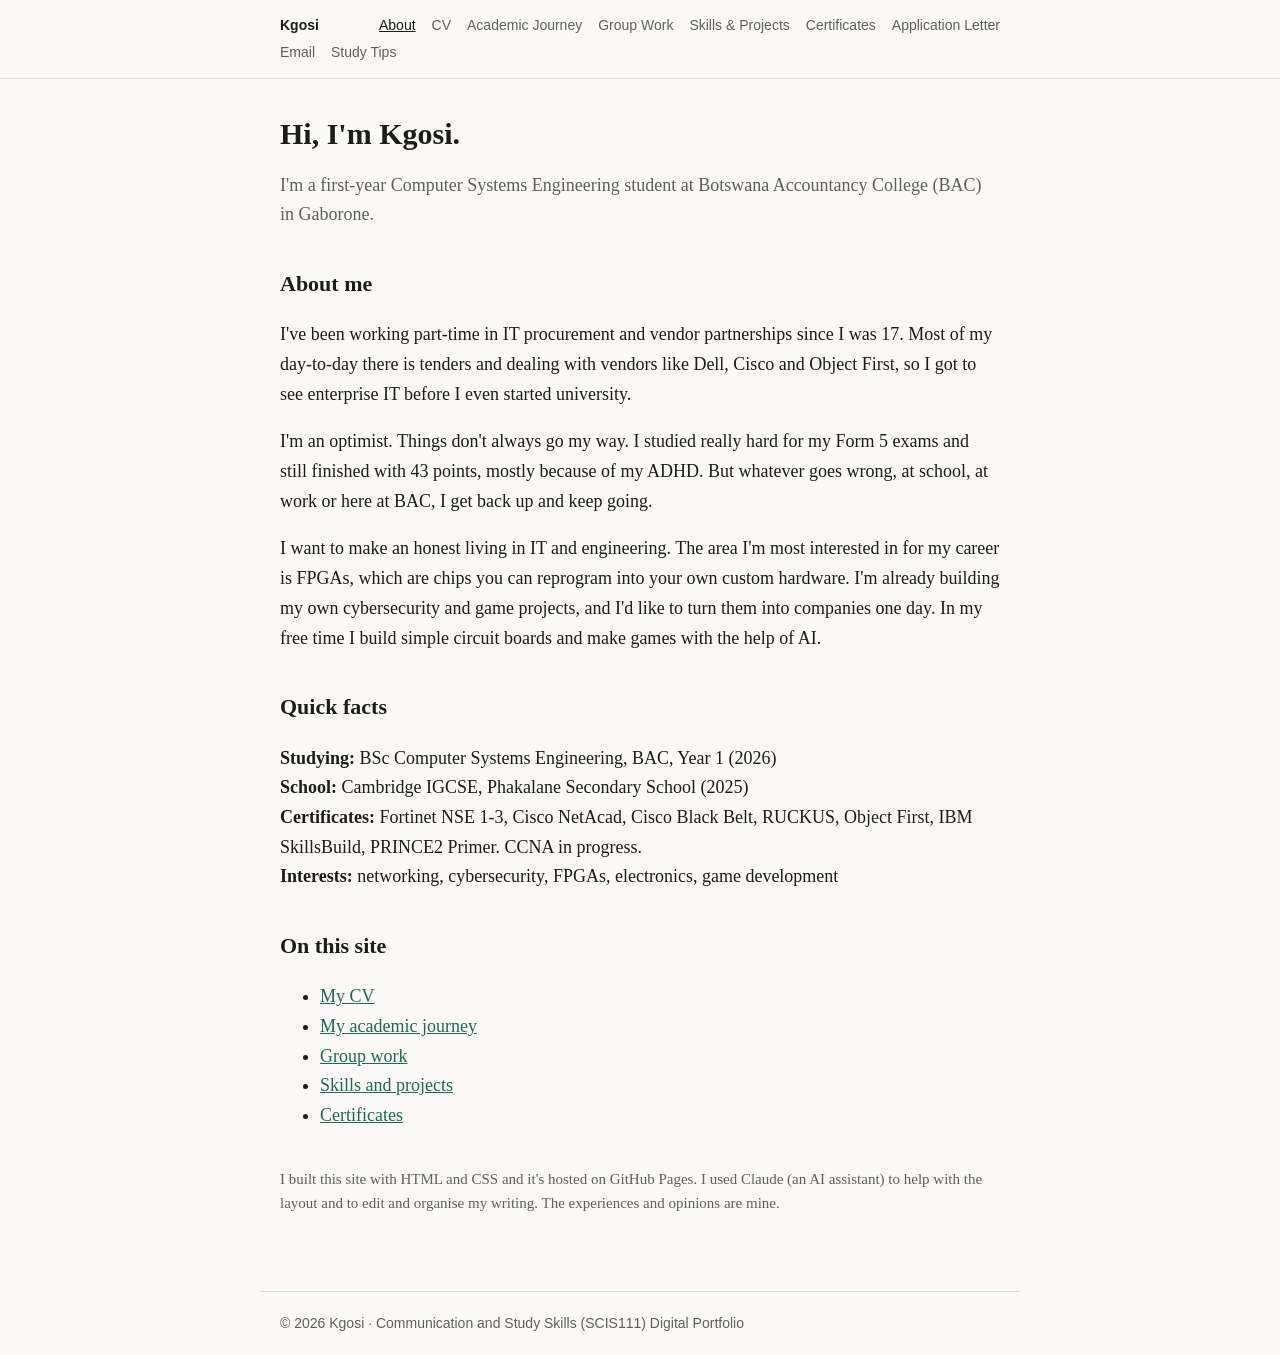
<file: index.html>
<!DOCTYPE html>
<html lang="en">
<head>
<meta charset="UTF-8">
<meta name="viewport" content="width=device-width, initial-scale=1">
<title>Kgosi | Digital Portfolio</title>
<link rel="stylesheet" href="style.css">
</head>
<body>
<header><nav>
<a class="brand" href="index.html">Kgosi</a>
<a class="link active" href="index.html">About</a>
<a class="link" href="cv.html">CV</a>
<a class="link" href="reflection.html">Academic Journey</a>
<a class="link" href="group-work.html">Group Work</a>
<a class="link" href="skills.html">Skills &amp; Projects</a>
<a class="link" href="certificates.html">Certificates</a>
<a class="link" href="letter.html">Application Letter</a>
<a class="link" href="email.html">Email</a>
<a class="link" href="study-tips.html">Study Tips</a>
</nav></header>
<main>
<h1>Hi, I'm Kgosi.</h1>
<p class="lead">I'm a first-year Computer Systems Engineering student at Botswana Accountancy College (BAC) in Gaborone.</p>

<h2>About me</h2>
<p>I've been working part-time in IT procurement and vendor partnerships since I was 17. Most of my day-to-day there is tenders and dealing with vendors like Dell, Cisco and Object First, so I got to see enterprise IT before I even started university.</p>
<p>I'm an optimist. Things don't always go my way. I studied really hard for my Form 5 exams and still finished with 43 points, mostly because of my ADHD. But whatever goes wrong, at school, at work or here at BAC, I get back up and keep going.</p>
<p>I want to make an honest living in IT and engineering. The area I'm most interested in for my career is FPGAs, which are chips you can reprogram into your own custom hardware. I'm already building my own cybersecurity and game projects, and I'd like to turn them into companies one day. In my free time I build simple circuit boards and make games with the help of AI.</p>

<h2>Quick facts</h2>
<p><strong>Studying:</strong> BSc Computer Systems Engineering, BAC, Year 1 (2026)<br>
<strong>School:</strong> Cambridge IGCSE, Phakalane Secondary School (2025)<br>
<strong>Certificates:</strong> Fortinet NSE 1-3, Cisco NetAcad, Cisco Black Belt, RUCKUS, Object First, IBM SkillsBuild, PRINCE2 Primer. CCNA in progress.<br>
<strong>Interests:</strong> networking, cybersecurity, FPGAs, electronics, game development</p>

<h2>On this site</h2>
<ul>
<li><a href="cv.html">My CV</a></li>
<li><a href="reflection.html">My academic journey</a></li>
<li><a href="group-work.html">Group work</a></li>
<li><a href="skills.html">Skills and projects</a></li>
<li><a href="certificates.html">Certificates</a></li>
</ul>

<p class="meta" style="margin-top:36px">I built this site with HTML and CSS and it's hosted on GitHub Pages. I used Claude (an AI assistant) to help with the layout and to edit and organise my writing. The experiences and opinions are mine.</p>
</main>
<footer>&copy; 2026 Kgosi &middot; Communication and Study Skills (SCIS111) Digital Portfolio</footer>
</body>
</html>
</file>
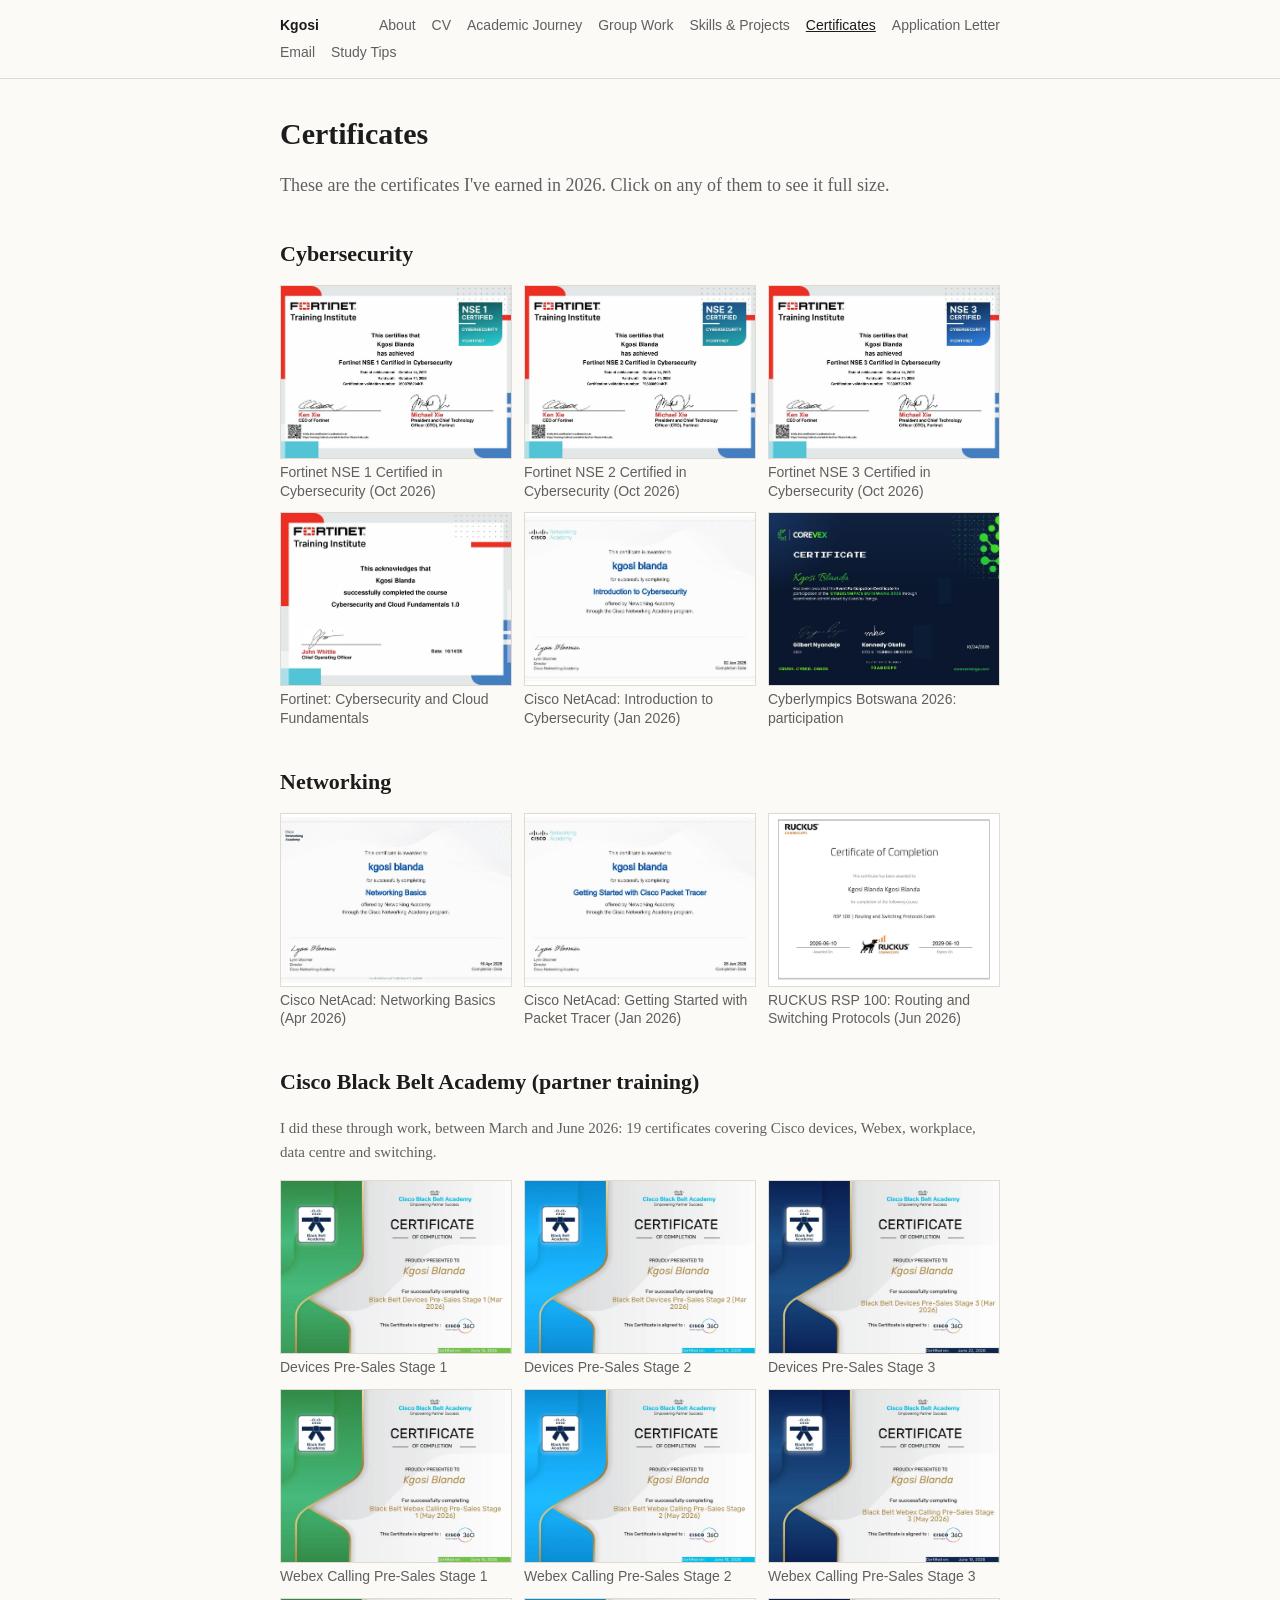
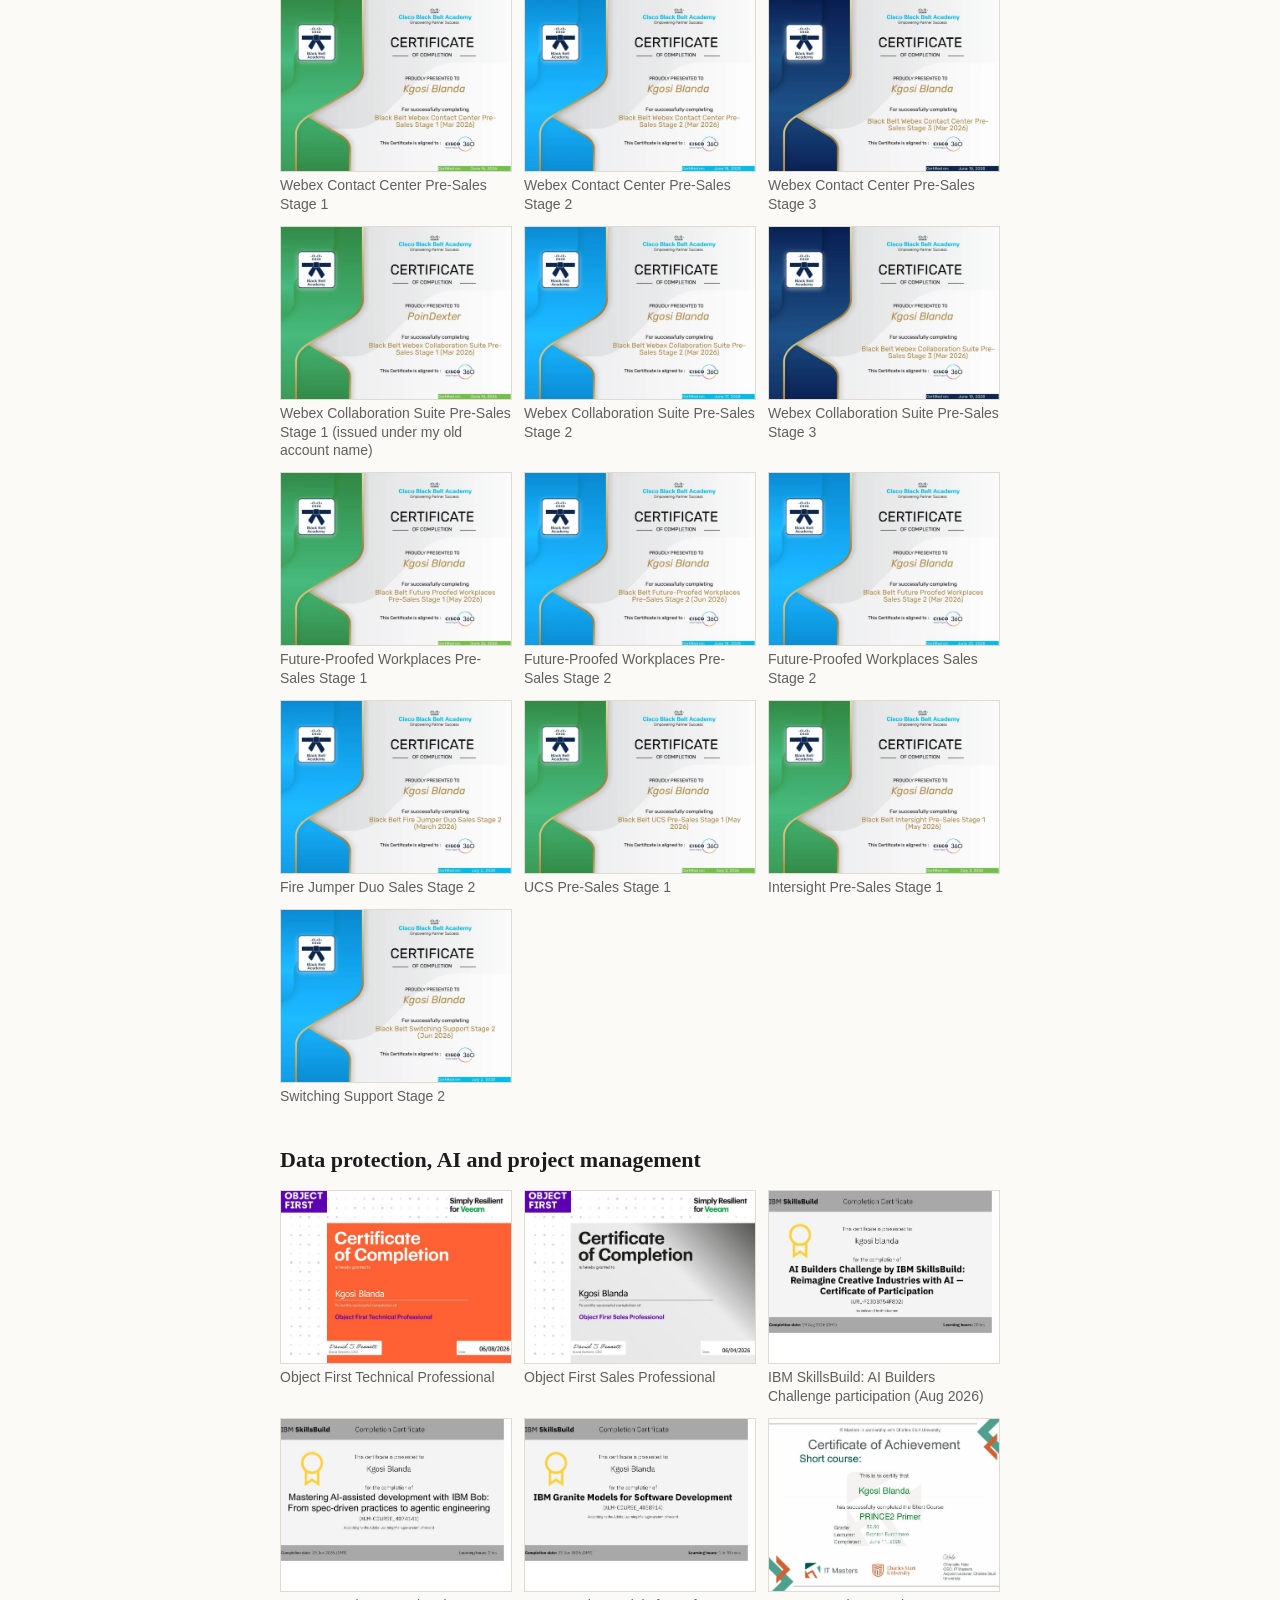
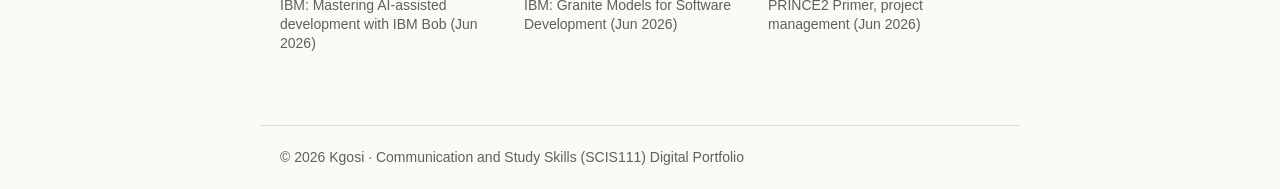
<file: certificates.html>
<!DOCTYPE html>
<html lang="en">
<head>
<meta charset="UTF-8">
<meta name="viewport" content="width=device-width, initial-scale=1">
<title>Certificates | Kgosi</title>
<link rel="stylesheet" href="style.css">
</head>
<body>
<header><nav>
<a class="brand" href="index.html">Kgosi</a>
<a class="link" href="index.html">About</a>
<a class="link" href="cv.html">CV</a>
<a class="link" href="reflection.html">Academic Journey</a>
<a class="link" href="group-work.html">Group Work</a>
<a class="link" href="skills.html">Skills &amp; Projects</a>
<a class="link active" href="certificates.html">Certificates</a>
<a class="link" href="letter.html">Application Letter</a>
<a class="link" href="email.html">Email</a>
<a class="link" href="study-tips.html">Study Tips</a>
</nav></header>
<main>
<h1>Certificates</h1>
<p class="lead">These are the certificates I've earned in 2026. Click on any of them to see it full size.</p>

<h2>Cybersecurity</h2>
<div class="gallery"><figure><a href="img/certs/fortinet-nse1.jpg" target="_blank" rel="noopener"><img src="img/certs/fortinet-nse1.jpg" alt="Fortinet NSE 1 Certified in Cybersecurity (Oct 2026)" loading="lazy"></a><figcaption>Fortinet NSE 1 Certified in Cybersecurity (Oct 2026)</figcaption></figure><figure><a href="img/certs/fortinet-nse2.jpg" target="_blank" rel="noopener"><img src="img/certs/fortinet-nse2.jpg" alt="Fortinet NSE 2 Certified in Cybersecurity (Oct 2026)" loading="lazy"></a><figcaption>Fortinet NSE 2 Certified in Cybersecurity (Oct 2026)</figcaption></figure><figure><a href="img/certs/fortinet-nse3.jpg" target="_blank" rel="noopener"><img src="img/certs/fortinet-nse3.jpg" alt="Fortinet NSE 3 Certified in Cybersecurity (Oct 2026)" loading="lazy"></a><figcaption>Fortinet NSE 3 Certified in Cybersecurity (Oct 2026)</figcaption></figure><figure><a href="img/certs/fortinet-cloud-fundamentals.jpg" target="_blank" rel="noopener"><img src="img/certs/fortinet-cloud-fundamentals.jpg" alt="Fortinet: Cybersecurity and Cloud Fundamentals" loading="lazy"></a><figcaption>Fortinet: Cybersecurity and Cloud Fundamentals</figcaption></figure><figure><a href="img/certs/netacad-intro-cyber.jpg" target="_blank" rel="noopener"><img src="img/certs/netacad-intro-cyber.jpg" alt="Cisco NetAcad: Introduction to Cybersecurity (Jan 2026)" loading="lazy"></a><figcaption>Cisco NetAcad: Introduction to Cybersecurity (Jan 2026)</figcaption></figure><figure><a href="img/certs/cyberlympics-2026.jpg" target="_blank" rel="noopener"><img src="img/certs/cyberlympics-2026.jpg" alt="Cyberlympics Botswana 2026: participation" loading="lazy"></a><figcaption>Cyberlympics Botswana 2026: participation</figcaption></figure></div>

<h2>Networking</h2>
<div class="gallery"><figure><a href="img/certs/netacad-networking-basics.jpg" target="_blank" rel="noopener"><img src="img/certs/netacad-networking-basics.jpg" alt="Cisco NetAcad: Networking Basics (Apr 2026)" loading="lazy"></a><figcaption>Cisco NetAcad: Networking Basics (Apr 2026)</figcaption></figure><figure><a href="img/certs/netacad-packet-tracer.jpg" target="_blank" rel="noopener"><img src="img/certs/netacad-packet-tracer.jpg" alt="Cisco NetAcad: Getting Started with Packet Tracer (Jan 2026)" loading="lazy"></a><figcaption>Cisco NetAcad: Getting Started with Packet Tracer (Jan 2026)</figcaption></figure><figure><a href="img/certs/ruckus-rsp100.jpg" target="_blank" rel="noopener"><img src="img/certs/ruckus-rsp100.jpg" alt="RUCKUS RSP 100: Routing and Switching Protocols (Jun 2026)" loading="lazy"></a><figcaption>RUCKUS RSP 100: Routing and Switching Protocols (Jun 2026)</figcaption></figure></div>

<h2>Cisco Black Belt Academy (partner training)</h2>
<p class="meta">I did these through work, between March and June 2026: 19 certificates covering Cisco devices, Webex, workplace, data centre and switching.</p>
<div class="gallery"><figure><a href="img/certs/bb-devices-ps1.jpg" target="_blank" rel="noopener"><img src="img/certs/bb-devices-ps1.jpg" alt="Devices Pre-Sales Stage 1" loading="lazy"></a><figcaption>Devices Pre-Sales Stage 1</figcaption></figure><figure><a href="img/certs/bb-devices-ps2.jpg" target="_blank" rel="noopener"><img src="img/certs/bb-devices-ps2.jpg" alt="Devices Pre-Sales Stage 2" loading="lazy"></a><figcaption>Devices Pre-Sales Stage 2</figcaption></figure><figure><a href="img/certs/bb-devices-ps3.jpg" target="_blank" rel="noopener"><img src="img/certs/bb-devices-ps3.jpg" alt="Devices Pre-Sales Stage 3" loading="lazy"></a><figcaption>Devices Pre-Sales Stage 3</figcaption></figure><figure><a href="img/certs/bb-calling-ps1.jpg" target="_blank" rel="noopener"><img src="img/certs/bb-calling-ps1.jpg" alt="Webex Calling Pre-Sales Stage 1" loading="lazy"></a><figcaption>Webex Calling Pre-Sales Stage 1</figcaption></figure><figure><a href="img/certs/bb-calling-ps2.jpg" target="_blank" rel="noopener"><img src="img/certs/bb-calling-ps2.jpg" alt="Webex Calling Pre-Sales Stage 2" loading="lazy"></a><figcaption>Webex Calling Pre-Sales Stage 2</figcaption></figure><figure><a href="img/certs/bb-calling-ps3.jpg" target="_blank" rel="noopener"><img src="img/certs/bb-calling-ps3.jpg" alt="Webex Calling Pre-Sales Stage 3" loading="lazy"></a><figcaption>Webex Calling Pre-Sales Stage 3</figcaption></figure><figure><a href="img/certs/bb-contactcenter-ps1.jpg" target="_blank" rel="noopener"><img src="img/certs/bb-contactcenter-ps1.jpg" alt="Webex Contact Center Pre-Sales Stage 1" loading="lazy"></a><figcaption>Webex Contact Center Pre-Sales Stage 1</figcaption></figure><figure><a href="img/certs/bb-contactcenter-ps2.jpg" target="_blank" rel="noopener"><img src="img/certs/bb-contactcenter-ps2.jpg" alt="Webex Contact Center Pre-Sales Stage 2" loading="lazy"></a><figcaption>Webex Contact Center Pre-Sales Stage 2</figcaption></figure><figure><a href="img/certs/bb-contactcenter-ps3.jpg" target="_blank" rel="noopener"><img src="img/certs/bb-contactcenter-ps3.jpg" alt="Webex Contact Center Pre-Sales Stage 3" loading="lazy"></a><figcaption>Webex Contact Center Pre-Sales Stage 3</figcaption></figure><figure><a href="img/certs/bb-collab-ps1.jpg" target="_blank" rel="noopener"><img src="img/certs/bb-collab-ps1.jpg" alt="Webex Collaboration Suite Pre-Sales Stage 1" loading="lazy"></a><figcaption>Webex Collaboration Suite Pre-Sales Stage 1 (issued under my old account name)</figcaption></figure><figure><a href="img/certs/bb-collab-ps2.jpg" target="_blank" rel="noopener"><img src="img/certs/bb-collab-ps2.jpg" alt="Webex Collaboration Suite Pre-Sales Stage 2" loading="lazy"></a><figcaption>Webex Collaboration Suite Pre-Sales Stage 2</figcaption></figure><figure><a href="img/certs/bb-collab-ps3.jpg" target="_blank" rel="noopener"><img src="img/certs/bb-collab-ps3.jpg" alt="Webex Collaboration Suite Pre-Sales Stage 3" loading="lazy"></a><figcaption>Webex Collaboration Suite Pre-Sales Stage 3</figcaption></figure><figure><a href="img/certs/bb-fpw-ps1.jpg" target="_blank" rel="noopener"><img src="img/certs/bb-fpw-ps1.jpg" alt="Future-Proofed Workplaces Pre-Sales Stage 1" loading="lazy"></a><figcaption>Future-Proofed Workplaces Pre-Sales Stage 1</figcaption></figure><figure><a href="img/certs/bb-fpw-ps2.jpg" target="_blank" rel="noopener"><img src="img/certs/bb-fpw-ps2.jpg" alt="Future-Proofed Workplaces Pre-Sales Stage 2" loading="lazy"></a><figcaption>Future-Proofed Workplaces Pre-Sales Stage 2</figcaption></figure><figure><a href="img/certs/bb-fpw-sales2.jpg" target="_blank" rel="noopener"><img src="img/certs/bb-fpw-sales2.jpg" alt="Future-Proofed Workplaces Sales Stage 2" loading="lazy"></a><figcaption>Future-Proofed Workplaces Sales Stage 2</figcaption></figure><figure><a href="img/certs/bb-firejumper-s2.jpg" target="_blank" rel="noopener"><img src="img/certs/bb-firejumper-s2.jpg" alt="Fire Jumper Duo Sales Stage 2" loading="lazy"></a><figcaption>Fire Jumper Duo Sales Stage 2</figcaption></figure><figure><a href="img/certs/bb-ucs-ps1.jpg" target="_blank" rel="noopener"><img src="img/certs/bb-ucs-ps1.jpg" alt="UCS Pre-Sales Stage 1" loading="lazy"></a><figcaption>UCS Pre-Sales Stage 1</figcaption></figure><figure><a href="img/certs/bb-intersight-ps1.jpg" target="_blank" rel="noopener"><img src="img/certs/bb-intersight-ps1.jpg" alt="Intersight Pre-Sales Stage 1" loading="lazy"></a><figcaption>Intersight Pre-Sales Stage 1</figcaption></figure><figure><a href="img/certs/bb-switching-support-s2.jpg" target="_blank" rel="noopener"><img src="img/certs/bb-switching-support-s2.jpg" alt="Switching Support Stage 2" loading="lazy"></a><figcaption>Switching Support Stage 2</figcaption></figure></div>

<h2>Data protection, AI and project management</h2>
<div class="gallery"><figure><a href="img/certs/objectfirst-technical.jpg" target="_blank" rel="noopener"><img src="img/certs/objectfirst-technical.jpg" alt="Object First Technical Professional" loading="lazy"></a><figcaption>Object First Technical Professional</figcaption></figure><figure><a href="img/certs/objectfirst-sales.jpg" target="_blank" rel="noopener"><img src="img/certs/objectfirst-sales.jpg" alt="Object First Sales Professional" loading="lazy"></a><figcaption>Object First Sales Professional</figcaption></figure><figure><a href="img/certs/ibm-ai-builders.jpg" target="_blank" rel="noopener"><img src="img/certs/ibm-ai-builders.jpg" alt="IBM SkillsBuild: AI Builders Challenge participation (Aug 2026)" loading="lazy"></a><figcaption>IBM SkillsBuild: AI Builders Challenge participation (Aug 2026)</figcaption></figure><figure><a href="img/certs/ibm-bob-course.jpg" target="_blank" rel="noopener"><img src="img/certs/ibm-bob-course.jpg" alt="IBM: Mastering AI-assisted development with IBM Bob (Jun 2026)" loading="lazy"></a><figcaption>IBM: Mastering AI-assisted development with IBM Bob (Jun 2026)</figcaption></figure><figure><a href="img/certs/ibm-granite.jpg" target="_blank" rel="noopener"><img src="img/certs/ibm-granite.jpg" alt="IBM: Granite Models for Software Development (Jun 2026)" loading="lazy"></a><figcaption>IBM: Granite Models for Software Development (Jun 2026)</figcaption></figure><figure><a href="img/certs/prince2-primer.jpg" target="_blank" rel="noopener"><img src="img/certs/prince2-primer.jpg" alt="PRINCE2 Primer, project management (Jun 2026)" loading="lazy"></a><figcaption>PRINCE2 Primer, project management (Jun 2026)</figcaption></figure></div>
</main>
<footer>&copy; 2026 Kgosi &middot; Communication and Study Skills (SCIS111) Digital Portfolio</footer>
</body>
</html>
</file>
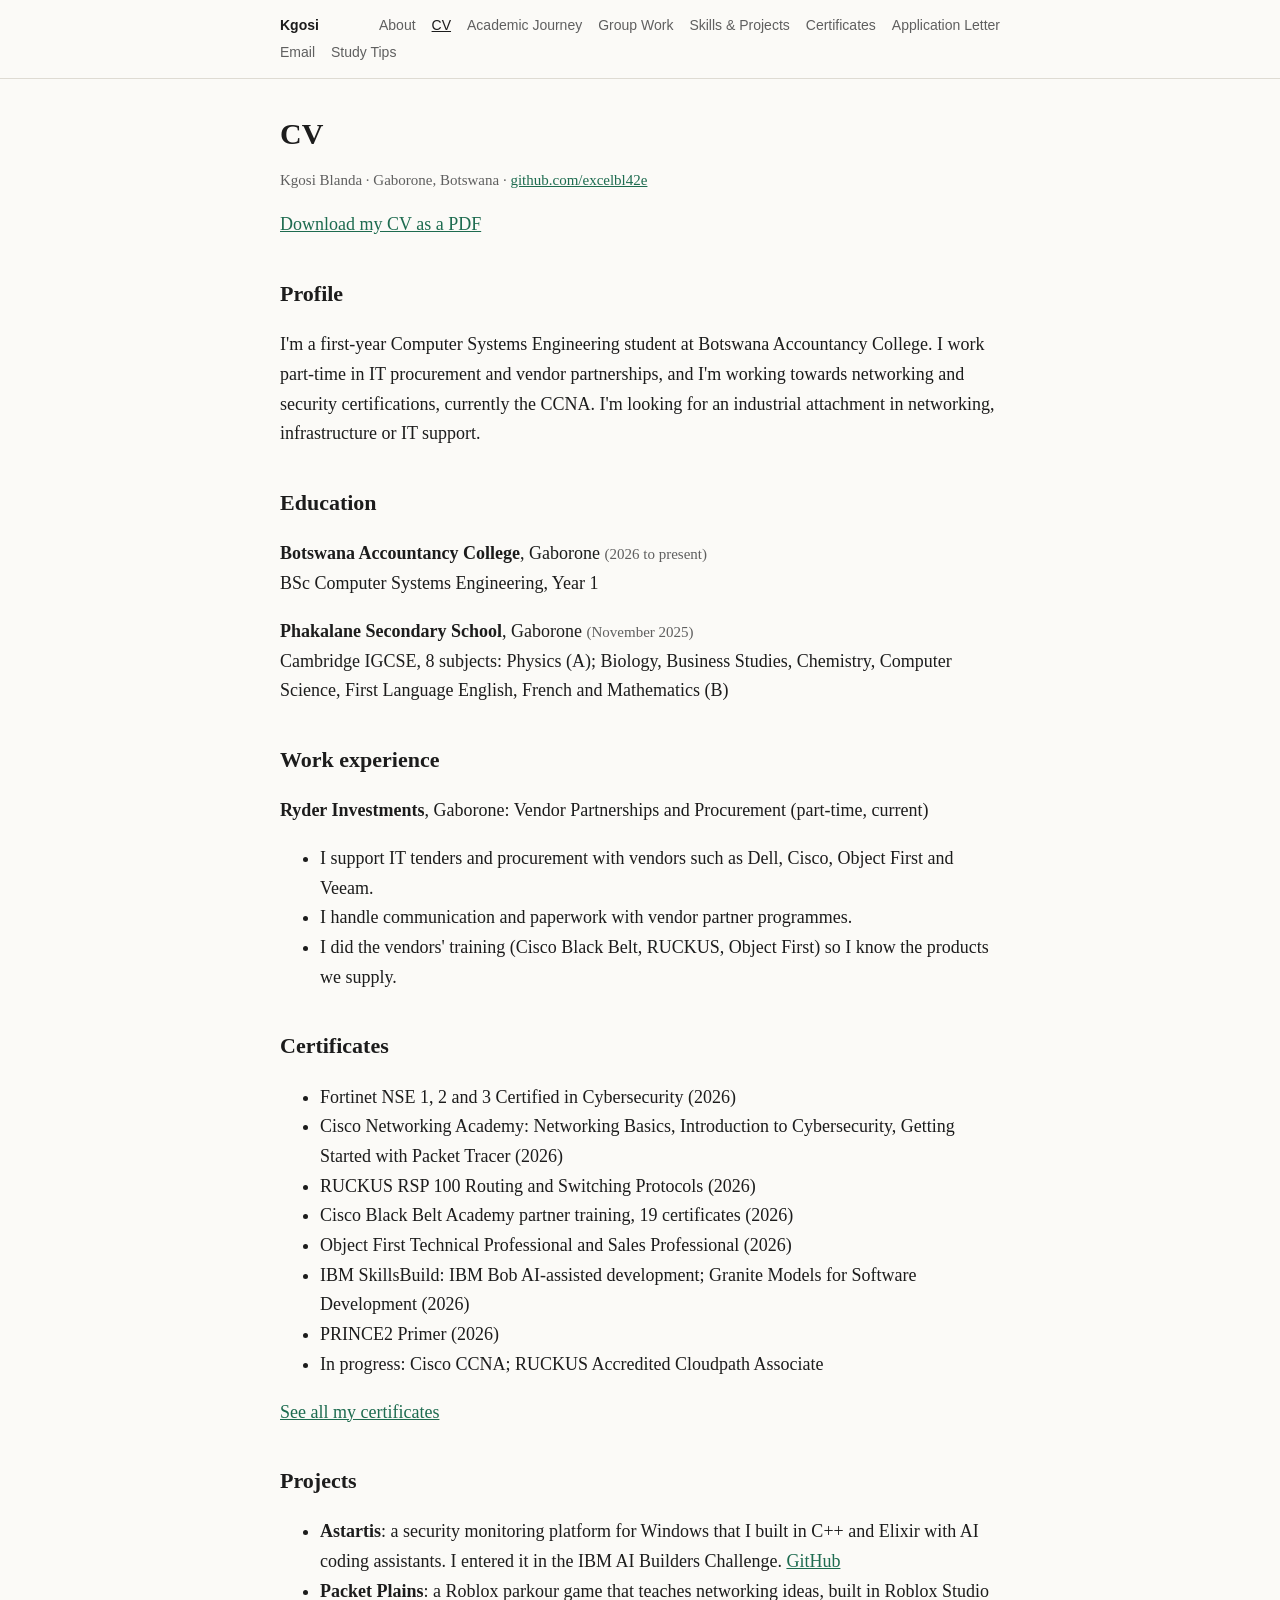
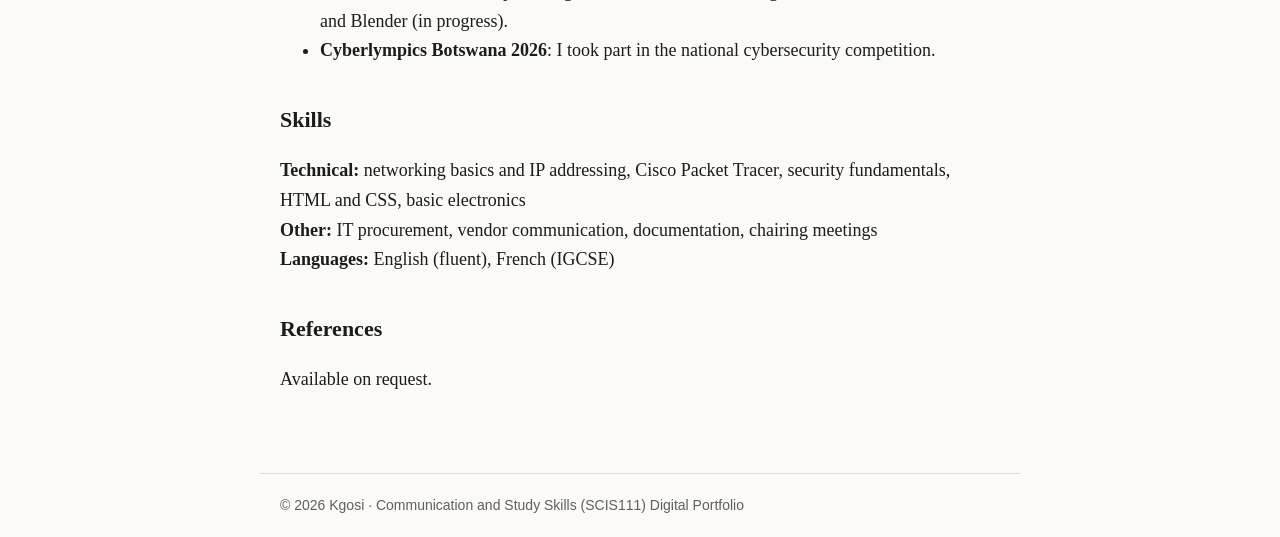
<file: cv.html>
<!DOCTYPE html>
<html lang="en">
<head>
<meta charset="UTF-8">
<meta name="viewport" content="width=device-width, initial-scale=1">
<title>CV | Kgosi</title>
<link rel="stylesheet" href="style.css">
</head>
<body>
<header><nav>
<a class="brand" href="index.html">Kgosi</a>
<a class="link" href="index.html">About</a>
<a class="link active" href="cv.html">CV</a>
<a class="link" href="reflection.html">Academic Journey</a>
<a class="link" href="group-work.html">Group Work</a>
<a class="link" href="skills.html">Skills &amp; Projects</a>
<a class="link" href="certificates.html">Certificates</a>
<a class="link" href="letter.html">Application Letter</a>
<a class="link" href="email.html">Email</a>
<a class="link" href="study-tips.html">Study Tips</a>
</nav></header>
<main>
<h1>CV</h1>
<p class="meta">Kgosi Blanda &middot; Gaborone, Botswana &middot; <a href="https://github.com/excelbl42e" target="_blank" rel="noopener">github.com/excelbl42e</a></p>
<p><a href="Kgosi_Blanda_CV.pdf" target="_blank" rel="noopener">Download my CV as a PDF</a></p>

<h2>Profile</h2>
<p>I'm a first-year Computer Systems Engineering student at Botswana Accountancy College. I work part-time in IT procurement and vendor partnerships, and I'm working towards networking and security certifications, currently the CCNA. I'm looking for an industrial attachment in networking, infrastructure or IT support.</p>

<h2>Education</h2>
<p><strong>Botswana Accountancy College</strong>, Gaborone <span class="meta">(2026 to present)</span><br>BSc Computer Systems Engineering, Year 1</p>
<p><strong>Phakalane Secondary School</strong>, Gaborone <span class="meta">(November 2025)</span><br>Cambridge IGCSE, 8 subjects: Physics (A); Biology, Business Studies, Chemistry, Computer Science, First Language English, French and Mathematics (B)</p>

<h2>Work experience</h2>
<p><strong>Ryder Investments</strong>, Gaborone: Vendor Partnerships and Procurement (part-time, current)</p>
<ul>
<li>I support IT tenders and procurement with vendors such as Dell, Cisco, Object First and Veeam.</li>
<li>I handle communication and paperwork with vendor partner programmes.</li>
<li>I did the vendors' training (Cisco Black Belt, RUCKUS, Object First) so I know the products we supply.</li>
</ul>

<h2>Certificates</h2>
<ul>
<li>Fortinet NSE 1, 2 and 3 Certified in Cybersecurity (2026)</li>
<li>Cisco Networking Academy: Networking Basics, Introduction to Cybersecurity, Getting Started with Packet Tracer (2026)</li>
<li>RUCKUS RSP 100 Routing and Switching Protocols (2026)</li>
<li>Cisco Black Belt Academy partner training, 19 certificates (2026)</li>
<li>Object First Technical Professional and Sales Professional (2026)</li>
<li>IBM SkillsBuild: IBM Bob AI-assisted development; Granite Models for Software Development (2026)</li>
<li>PRINCE2 Primer (2026)</li>
<li>In progress: Cisco CCNA; RUCKUS Accredited Cloudpath Associate</li>
</ul>
<p><a href="certificates.html">See all my certificates</a></p>

<h2>Projects</h2>
<ul>
<li><strong>Astartis</strong>: a security monitoring platform for Windows that I built in C++ and Elixir with AI coding assistants. I entered it in the IBM AI Builders Challenge. <a href="https://github.com/Excelbl42e/Astartis" target="_blank" rel="noopener">GitHub</a></li>
<li><strong>Packet Plains</strong>: a Roblox parkour game that teaches networking ideas, built in Roblox Studio and Blender (in progress).</li>
<li><strong>Cyberlympics Botswana 2026</strong>: I took part in the national cybersecurity competition.</li>
</ul>

<h2>Skills</h2>
<p><strong>Technical:</strong> networking basics and IP addressing, Cisco Packet Tracer, security fundamentals, HTML and CSS, basic electronics<br>
<strong>Other:</strong> IT procurement, vendor communication, documentation, chairing meetings<br>
<strong>Languages:</strong> English (fluent), French (IGCSE)</p>

<h2>References</h2>
<p>Available on request.</p>
</main>
<footer>&copy; 2026 Kgosi &middot; Communication and Study Skills (SCIS111) Digital Portfolio</footer>
</body>
</html>
</file>
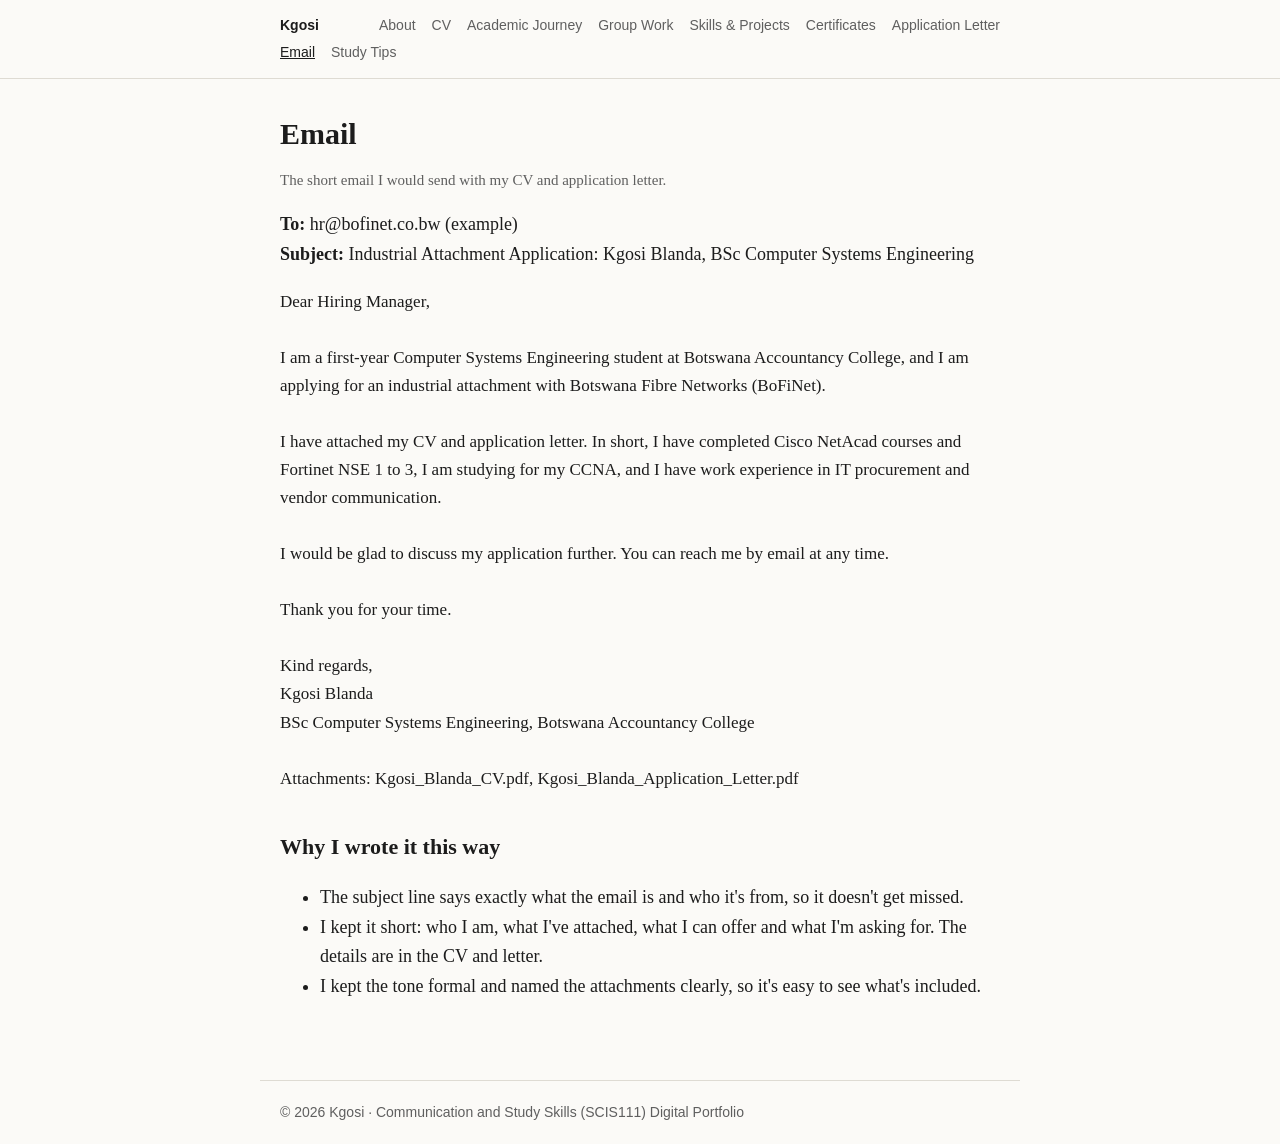
<file: email.html>
<!DOCTYPE html>
<html lang="en">
<head>
<meta charset="UTF-8">
<meta name="viewport" content="width=device-width, initial-scale=1">
<title>Email | Kgosi</title>
<link rel="stylesheet" href="style.css">
</head>
<body>
<header><nav>
<a class="brand" href="index.html">Kgosi</a>
<a class="link" href="index.html">About</a>
<a class="link" href="cv.html">CV</a>
<a class="link" href="reflection.html">Academic Journey</a>
<a class="link" href="group-work.html">Group Work</a>
<a class="link" href="skills.html">Skills &amp; Projects</a>
<a class="link" href="certificates.html">Certificates</a>
<a class="link" href="letter.html">Application Letter</a>
<a class="link active" href="email.html">Email</a>
<a class="link" href="study-tips.html">Study Tips</a>
</nav></header>
<main>
<h1>Email</h1>
<p class="meta">The short email I would send with my CV and application letter.</p>
<p><strong>To:</strong> hr@bofinet.co.bw (example)<br>
<strong>Subject:</strong> Industrial Attachment Application: Kgosi Blanda, BSc Computer Systems Engineering</p>
<pre class="letter">Dear Hiring Manager,

I am a first-year Computer Systems Engineering student at Botswana Accountancy College, and I am applying for an industrial attachment with Botswana Fibre Networks (BoFiNet).

I have attached my CV and application letter. In short, I have completed Cisco NetAcad courses and Fortinet NSE 1 to 3, I am studying for my CCNA, and I have work experience in IT procurement and vendor communication.

I would be glad to discuss my application further. You can reach me by email at any time.

Thank you for your time.

Kind regards,
Kgosi Blanda
BSc Computer Systems Engineering, Botswana Accountancy College

Attachments: Kgosi_Blanda_CV.pdf, Kgosi_Blanda_Application_Letter.pdf</pre>

<h2>Why I wrote it this way</h2>
<ul>
<li>The subject line says exactly what the email is and who it's from, so it doesn't get missed.</li>
<li>I kept it short: who I am, what I've attached, what I can offer and what I'm asking for. The details are in the CV and letter.</li>
<li>I kept the tone formal and named the attachments clearly, so it's easy to see what's included.</li>
</ul>
</main>
<footer>&copy; 2026 Kgosi &middot; Communication and Study Skills (SCIS111) Digital Portfolio</footer>
</body>
</html>
</file>
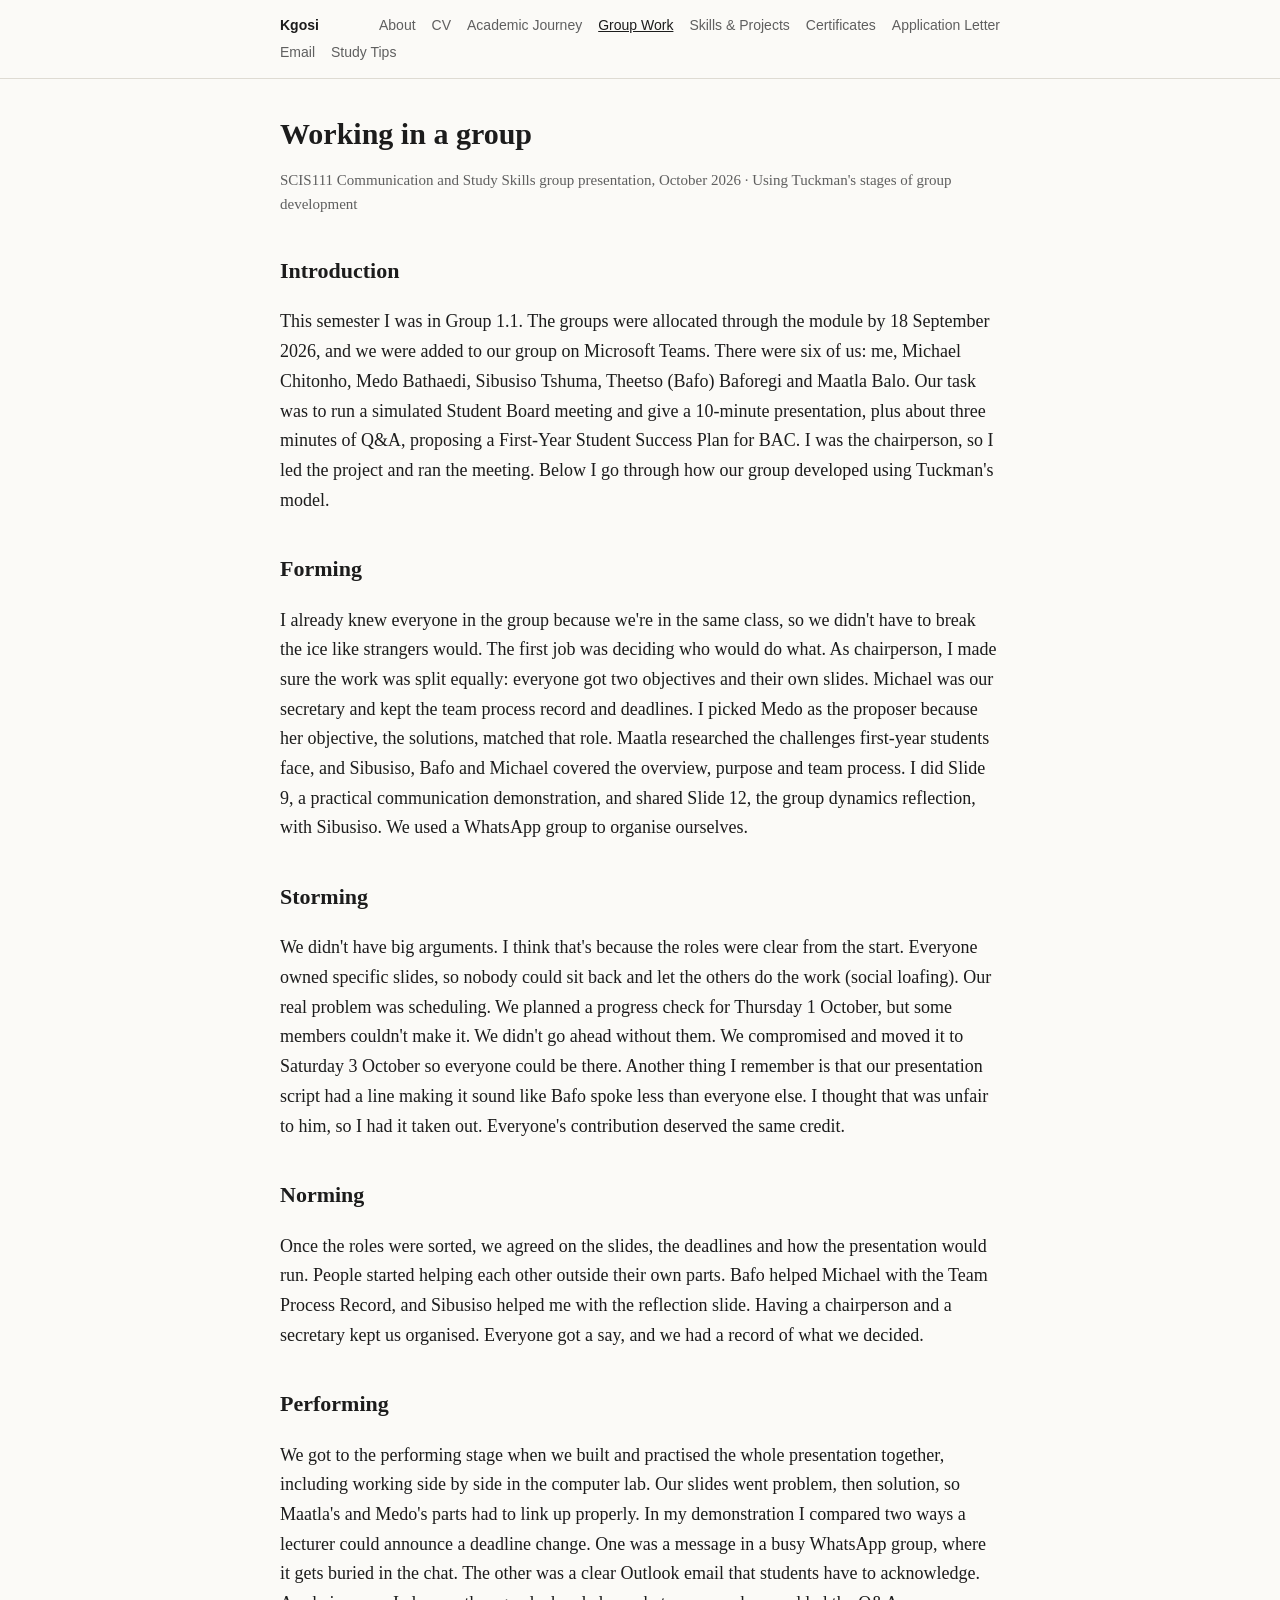
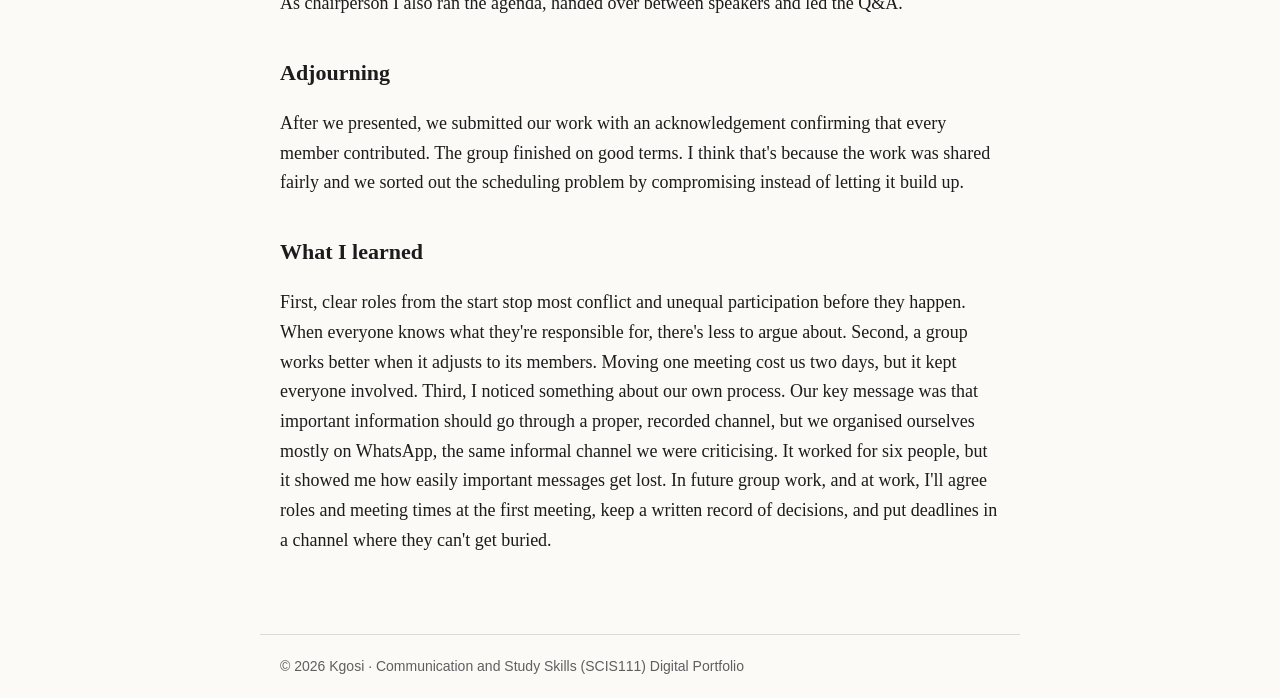
<file: group-work.html>
<!DOCTYPE html>
<html lang="en">
<head>
<meta charset="UTF-8">
<meta name="viewport" content="width=device-width, initial-scale=1">
<title>Group Work | Kgosi</title>
<link rel="stylesheet" href="style.css">
</head>
<body>
<header><nav>
<a class="brand" href="index.html">Kgosi</a>
<a class="link" href="index.html">About</a>
<a class="link" href="cv.html">CV</a>
<a class="link" href="reflection.html">Academic Journey</a>
<a class="link active" href="group-work.html">Group Work</a>
<a class="link" href="skills.html">Skills &amp; Projects</a>
<a class="link" href="certificates.html">Certificates</a>
<a class="link" href="letter.html">Application Letter</a>
<a class="link" href="email.html">Email</a>
<a class="link" href="study-tips.html">Study Tips</a>
</nav></header>
<main>
<h1>Working in a group</h1>
<p class="meta">SCIS111 Communication and Study Skills group presentation, October 2026 &middot; Using Tuckman's stages of group development</p>

<h2>Introduction</h2>
<p>This semester I was in Group 1.1. The groups were allocated through the module by 18 September 2026, and we were added to our group on Microsoft Teams. There were six of us: me, Michael Chitonho, Medo Bathaedi, Sibusiso Tshuma, Theetso (Bafo) Baforegi and Maatla Balo. Our task was to run a simulated Student Board meeting and give a 10-minute presentation, plus about three minutes of Q&amp;A, proposing a First-Year Student Success Plan for BAC. I was the chairperson, so I led the project and ran the meeting. Below I go through how our group developed using Tuckman's model.</p>

<h2>Forming</h2>
<p>I already knew everyone in the group because we're in the same class, so we didn't have to break the ice like strangers would. The first job was deciding who would do what. As chairperson, I made sure the work was split equally: everyone got two objectives and their own slides. Michael was our secretary and kept the team process record and deadlines. I picked Medo as the proposer because her objective, the solutions, matched that role. Maatla researched the challenges first-year students face, and Sibusiso, Bafo and Michael covered the overview, purpose and team process. I did Slide 9, a practical communication demonstration, and shared Slide 12, the group dynamics reflection, with Sibusiso. We used a WhatsApp group to organise ourselves.</p>

<h2>Storming</h2>
<p>We didn't have big arguments. I think that's because the roles were clear from the start. Everyone owned specific slides, so nobody could sit back and let the others do the work (social loafing). Our real problem was scheduling. We planned a progress check for Thursday 1 October, but some members couldn't make it. We didn't go ahead without them. We compromised and moved it to Saturday 3 October so everyone could be there. Another thing I remember is that our presentation script had a line making it sound like Bafo spoke less than everyone else. I thought that was unfair to him, so I had it taken out. Everyone's contribution deserved the same credit.</p>

<h2>Norming</h2>
<p>Once the roles were sorted, we agreed on the slides, the deadlines and how the presentation would run. People started helping each other outside their own parts. Bafo helped Michael with the Team Process Record, and Sibusiso helped me with the reflection slide. Having a chairperson and a secretary kept us organised. Everyone got a say, and we had a record of what we decided.</p>

<h2>Performing</h2>
<p>We got to the performing stage when we built and practised the whole presentation together, including working side by side in the computer lab. Our slides went problem, then solution, so Maatla's and Medo's parts had to link up properly. In my demonstration I compared two ways a lecturer could announce a deadline change. One was a message in a busy WhatsApp group, where it gets buried in the chat. The other was a clear Outlook email that students have to acknowledge. As chairperson I also ran the agenda, handed over between speakers and led the Q&amp;A.</p>

<h2>Adjourning</h2>
<p>After we presented, we submitted our work with an acknowledgement confirming that every member contributed. The group finished on good terms. I think that's because the work was shared fairly and we sorted out the scheduling problem by compromising instead of letting it build up.</p>

<h2>What I learned</h2>
<p>First, clear roles from the start stop most conflict and unequal participation before they happen. When everyone knows what they're responsible for, there's less to argue about. Second, a group works better when it adjusts to its members. Moving one meeting cost us two days, but it kept everyone involved. Third, I noticed something about our own process. Our key message was that important information should go through a proper, recorded channel, but we organised ourselves mostly on WhatsApp, the same informal channel we were criticising. It worked for six people, but it showed me how easily important messages get lost. In future group work, and at work, I'll agree roles and meeting times at the first meeting, keep a written record of decisions, and put deadlines in a channel where they can't get buried.</p>
</main>
<footer>&copy; 2026 Kgosi &middot; Communication and Study Skills (SCIS111) Digital Portfolio</footer>
</body>
</html>
</file>
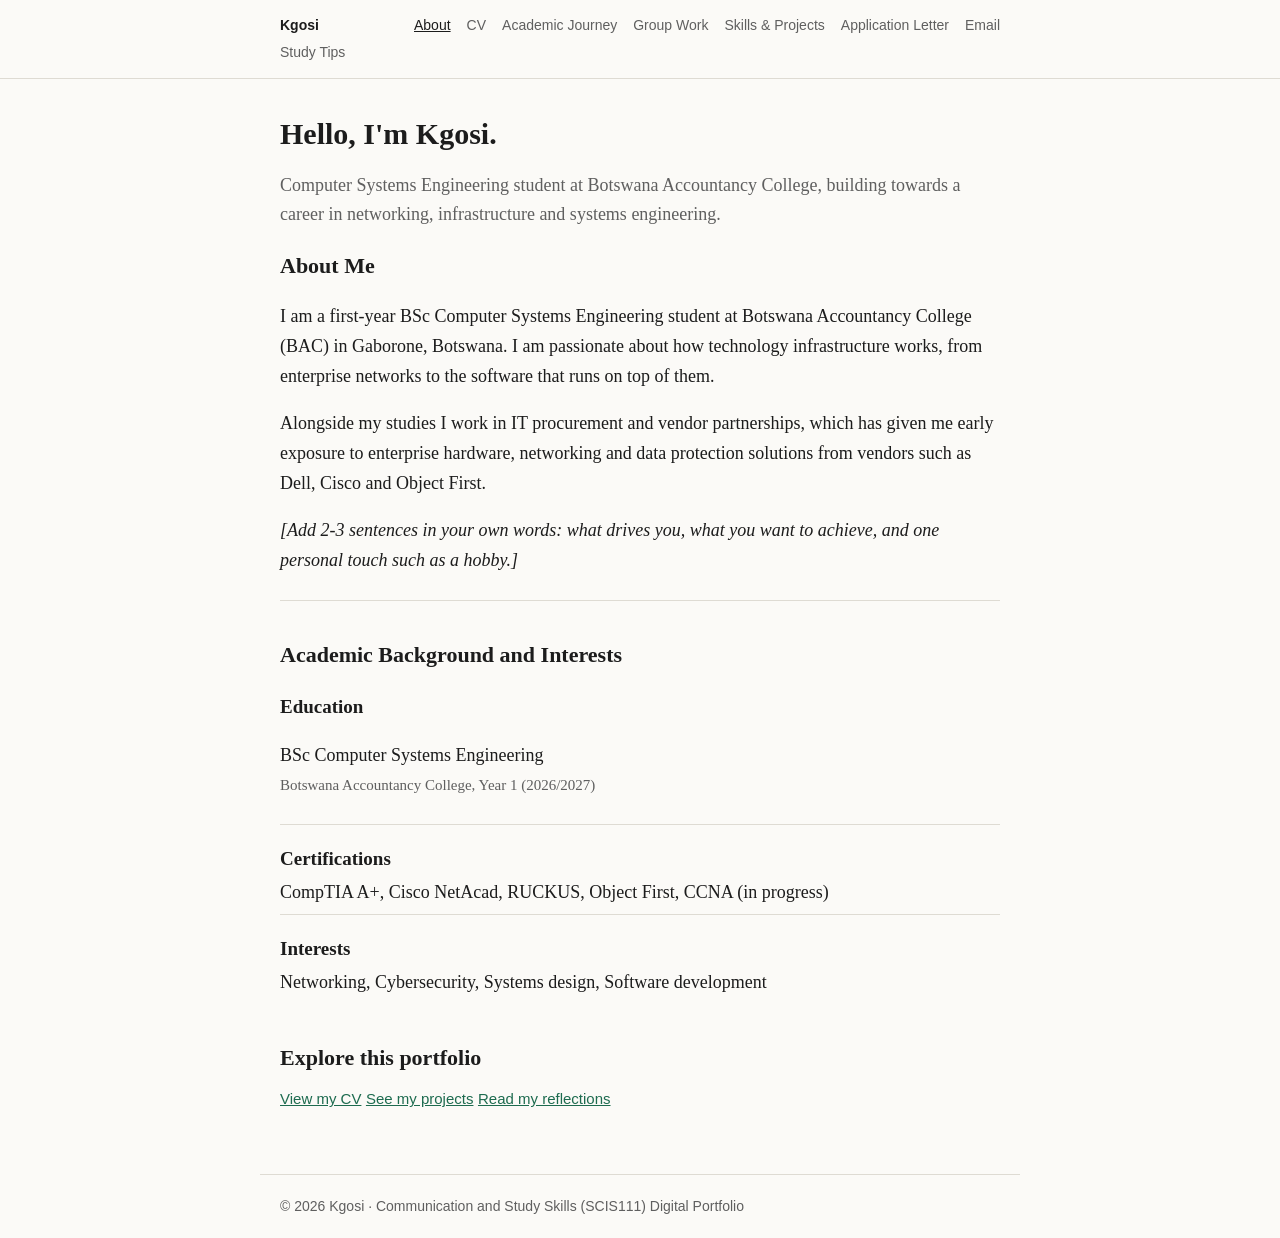
<file: index (1).html>
<!DOCTYPE html>
<html lang="en">
<head>
<meta charset="UTF-8">
<meta name="viewport" content="width=device-width, initial-scale=1">
<title>Kgosi | Digital Portfolio</title>
<link rel="stylesheet" href="style.css">
</head>
<body>
<header><nav>
<a class="brand" href="index.html">Kgosi</a>
<a class="link active" href="index.html">About</a>
<a class="link" href="cv.html">CV</a>
<a class="link" href="reflection.html">Academic Journey</a>
<a class="link" href="group-work.html">Group Work</a>
<a class="link" href="skills.html">Skills &amp; Projects</a>
<a class="link" href="letter.html">Application Letter</a>
<a class="link" href="email.html">Email</a>
<a class="link" href="study-tips.html">Study Tips</a>
</nav></header>
<main>
<h1>Hello, I'm Kgosi.</h1>
<p class="lead">Computer Systems Engineering student at Botswana Accountancy College, building towards a career in networking, infrastructure and systems engineering.</p>

<div class="card">
<h2 style="margin-top:0">About Me</h2>
<p>I am a first-year BSc Computer Systems Engineering student at Botswana Accountancy College (BAC) in Gaborone, Botswana. I am passionate about how technology infrastructure works, from enterprise networks to the software that runs on top of them.</p>
<p>Alongside my studies I work in IT procurement and vendor partnerships, which has given me early exposure to enterprise hardware, networking and data protection solutions from vendors such as Dell, Cisco and Object First.</p>
<p><em>[Add 2-3 sentences in your own words: what drives you, what you want to achieve, and one personal touch such as a hobby.]</em></p>
</div>

<h2>Academic Background and Interests</h2>
<div class="grid">
<div class="card"><h3 style="margin-top:0">Education</h3><p>BSc Computer Systems Engineering<br><span class="meta">Botswana Accountancy College, Year 1 (2026/2027)</span></p></div>
<div class="card"><h3 style="margin-top:0">Certifications</h3>
<span class="tag">CompTIA A+</span><span class="tag">Cisco NetAcad</span><span class="tag">RUCKUS</span><span class="tag">Object First</span><span class="tag">CCNA (in progress)</span></div>
<div class="card"><h3 style="margin-top:0">Interests</h3>
<span class="tag">Networking</span><span class="tag">Cybersecurity</span><span class="tag">Systems design</span><span class="tag">Software development</span></div>
</div>

<h2>Explore this portfolio</h2>
<a class="btn" href="cv.html">View my CV</a>
<a class="btn" href="skills.html">See my projects</a>
<a class="btn" href="reflection.html">Read my reflections</a>
</main>
<footer>&copy; 2026 Kgosi &middot; Communication and Study Skills (SCIS111) Digital Portfolio</footer>
</body>
</html>
</file>
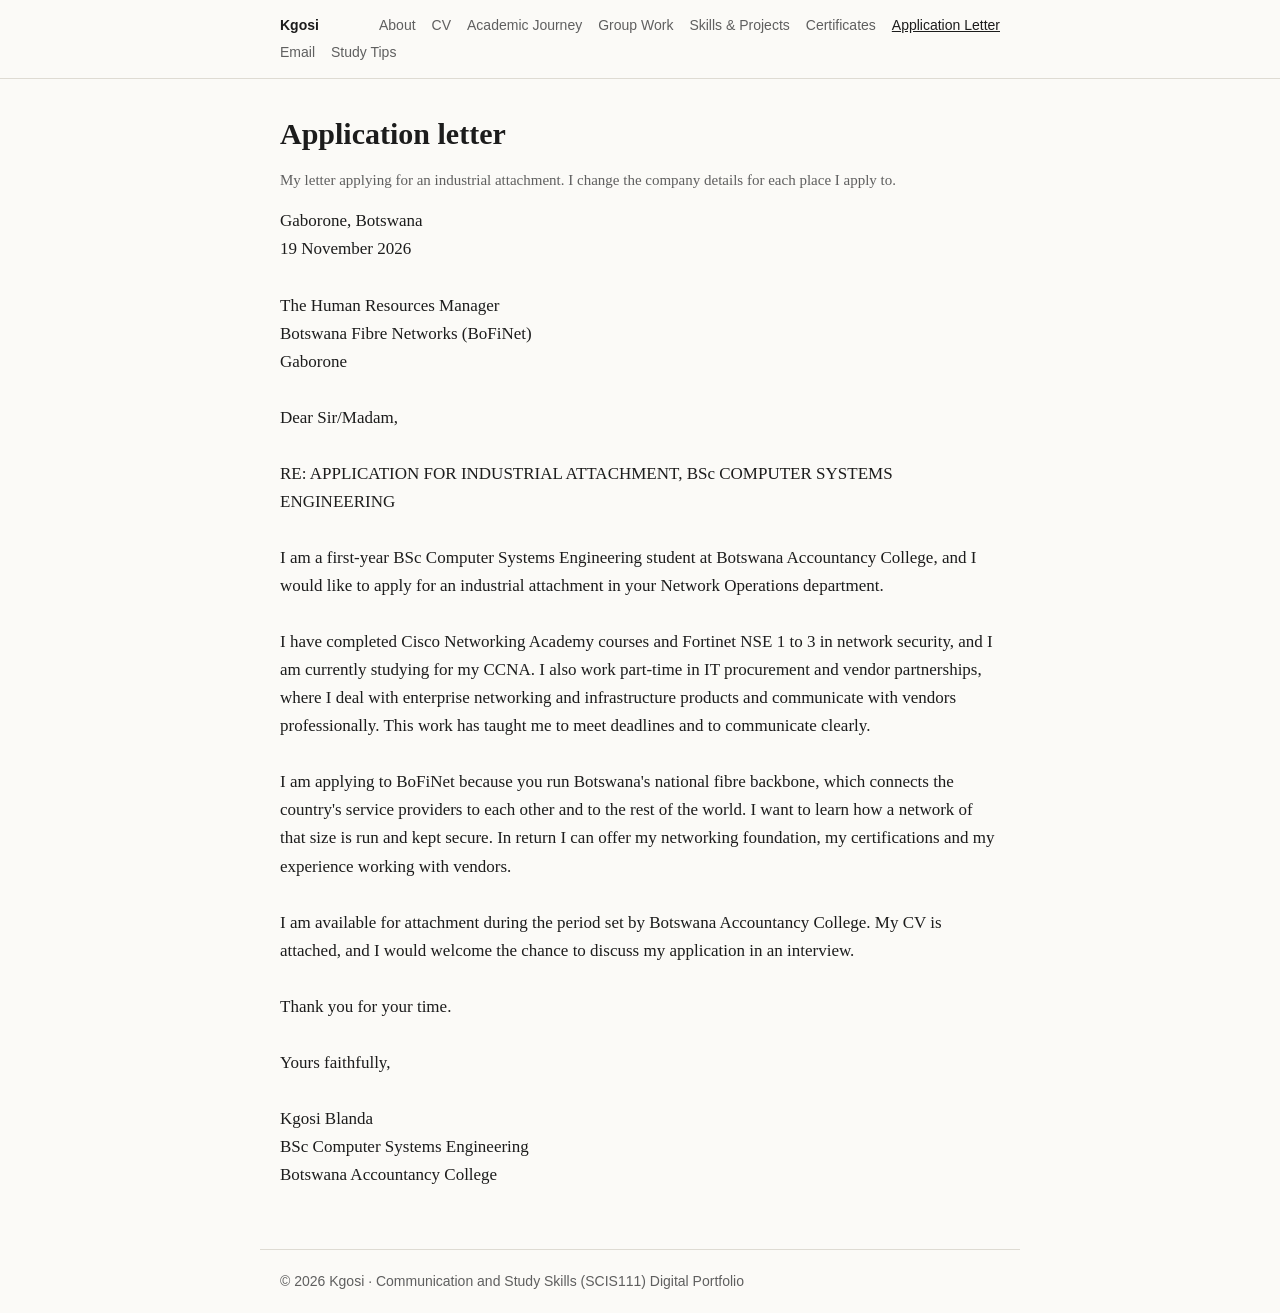
<file: letter.html>
<!DOCTYPE html>
<html lang="en">
<head>
<meta charset="UTF-8">
<meta name="viewport" content="width=device-width, initial-scale=1">
<title>Application Letter | Kgosi</title>
<link rel="stylesheet" href="style.css">
</head>
<body>
<header><nav>
<a class="brand" href="index.html">Kgosi</a>
<a class="link" href="index.html">About</a>
<a class="link" href="cv.html">CV</a>
<a class="link" href="reflection.html">Academic Journey</a>
<a class="link" href="group-work.html">Group Work</a>
<a class="link" href="skills.html">Skills &amp; Projects</a>
<a class="link" href="certificates.html">Certificates</a>
<a class="link active" href="letter.html">Application Letter</a>
<a class="link" href="email.html">Email</a>
<a class="link" href="study-tips.html">Study Tips</a>
</nav></header>
<main>
<h1>Application letter</h1>
<p class="meta">My letter applying for an industrial attachment. I change the company details for each place I apply to.</p>
<pre class="letter">Gaborone, Botswana
19 November 2026

The Human Resources Manager
Botswana Fibre Networks (BoFiNet)
Gaborone

Dear Sir/Madam,

RE: APPLICATION FOR INDUSTRIAL ATTACHMENT, BSc COMPUTER SYSTEMS ENGINEERING

I am a first-year BSc Computer Systems Engineering student at Botswana Accountancy College, and I would like to apply for an industrial attachment in your Network Operations department.

I have completed Cisco Networking Academy courses and Fortinet NSE 1 to 3 in network security, and I am currently studying for my CCNA. I also work part-time in IT procurement and vendor partnerships, where I deal with enterprise networking and infrastructure products and communicate with vendors professionally. This work has taught me to meet deadlines and to communicate clearly.

I am applying to BoFiNet because you run Botswana's national fibre backbone, which connects the country's service providers to each other and to the rest of the world. I want to learn how a network of that size is run and kept secure. In return I can offer my networking foundation, my certifications and my experience working with vendors.

I am available for attachment during the period set by Botswana Accountancy College. My CV is attached, and I would welcome the chance to discuss my application in an interview.

Thank you for your time.

Yours faithfully,

Kgosi Blanda
BSc Computer Systems Engineering
Botswana Accountancy College</pre>
</main>
<footer>&copy; 2026 Kgosi &middot; Communication and Study Skills (SCIS111) Digital Portfolio</footer>
</body>
</html>
</file>
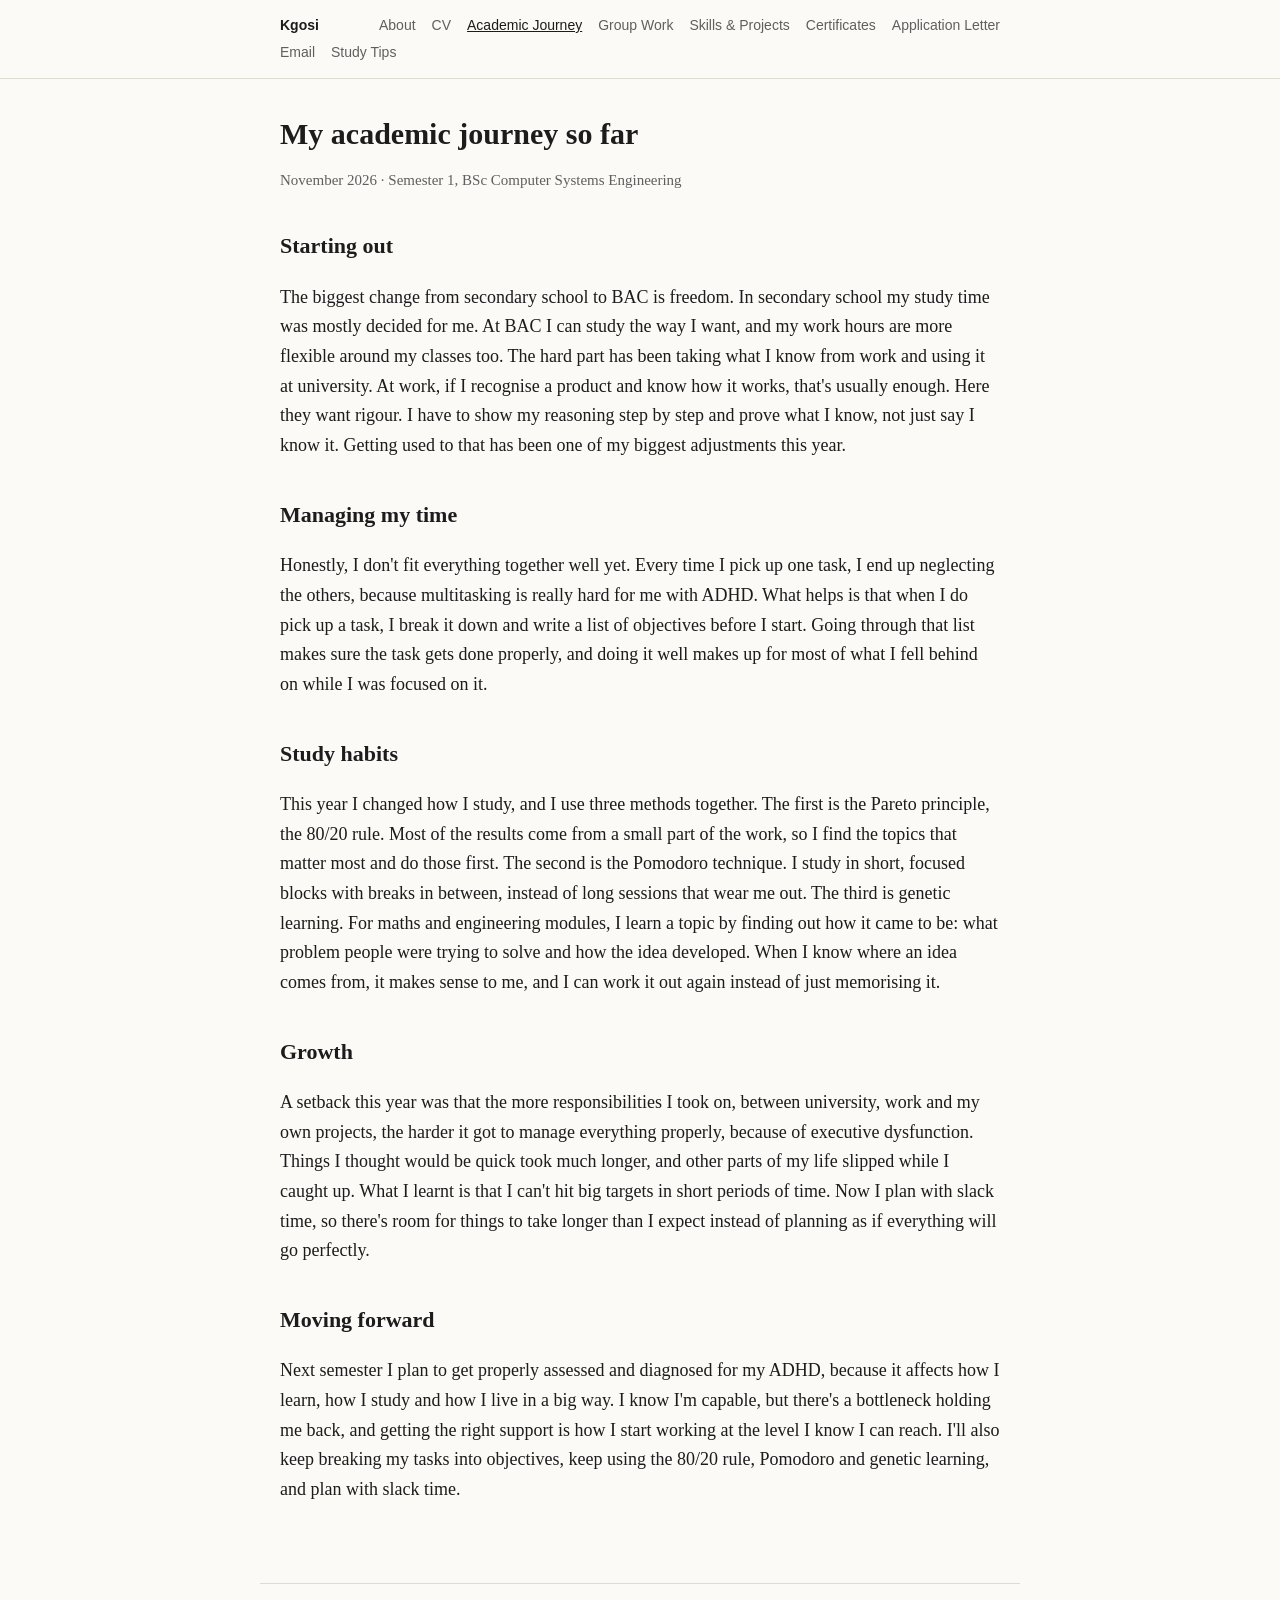
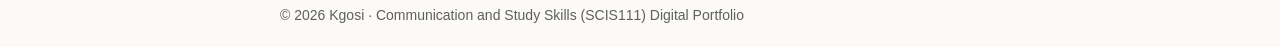
<file: reflection.html>
<!DOCTYPE html>
<html lang="en">
<head>
<meta charset="UTF-8">
<meta name="viewport" content="width=device-width, initial-scale=1">
<title>Academic Journey | Kgosi</title>
<link rel="stylesheet" href="style.css">
</head>
<body>
<header><nav>
<a class="brand" href="index.html">Kgosi</a>
<a class="link" href="index.html">About</a>
<a class="link" href="cv.html">CV</a>
<a class="link active" href="reflection.html">Academic Journey</a>
<a class="link" href="group-work.html">Group Work</a>
<a class="link" href="skills.html">Skills &amp; Projects</a>
<a class="link" href="certificates.html">Certificates</a>
<a class="link" href="letter.html">Application Letter</a>
<a class="link" href="email.html">Email</a>
<a class="link" href="study-tips.html">Study Tips</a>
</nav></header>
<main>
<h1>My academic journey so far</h1>
<p class="meta">November 2026 &middot; Semester 1, BSc Computer Systems Engineering</p>

<h2>Starting out</h2>
<p>The biggest change from secondary school to BAC is freedom. In secondary school my study time was mostly decided for me. At BAC I can study the way I want, and my work hours are more flexible around my classes too. The hard part has been taking what I know from work and using it at university. At work, if I recognise a product and know how it works, that's usually enough. Here they want rigour. I have to show my reasoning step by step and prove what I know, not just say I know it. Getting used to that has been one of my biggest adjustments this year.</p>

<h2>Managing my time</h2>
<p>Honestly, I don't fit everything together well yet. Every time I pick up one task, I end up neglecting the others, because multitasking is really hard for me with ADHD. What helps is that when I do pick up a task, I break it down and write a list of objectives before I start. Going through that list makes sure the task gets done properly, and doing it well makes up for most of what I fell behind on while I was focused on it.</p>

<h2>Study habits</h2>
<p>This year I changed how I study, and I use three methods together. The first is the Pareto principle, the 80/20 rule. Most of the results come from a small part of the work, so I find the topics that matter most and do those first. The second is the Pomodoro technique. I study in short, focused blocks with breaks in between, instead of long sessions that wear me out. The third is genetic learning. For maths and engineering modules, I learn a topic by finding out how it came to be: what problem people were trying to solve and how the idea developed. When I know where an idea comes from, it makes sense to me, and I can work it out again instead of just memorising it.</p>

<h2>Growth</h2>
<p>A setback this year was that the more responsibilities I took on, between university, work and my own projects, the harder it got to manage everything properly, because of executive dysfunction. Things I thought would be quick took much longer, and other parts of my life slipped while I caught up. What I learnt is that I can't hit big targets in short periods of time. Now I plan with slack time, so there's room for things to take longer than I expect instead of planning as if everything will go perfectly.</p>

<h2>Moving forward</h2>
<p>Next semester I plan to get properly assessed and diagnosed for my ADHD, because it affects how I learn, how I study and how I live in a big way. I know I'm capable, but there's a bottleneck holding me back, and getting the right support is how I start working at the level I know I can reach. I'll also keep breaking my tasks into objectives, keep using the 80/20 rule, Pomodoro and genetic learning, and plan with slack time.</p>
</main>
<footer>&copy; 2026 Kgosi &middot; Communication and Study Skills (SCIS111) Digital Portfolio</footer>
</body>
</html>
</file>
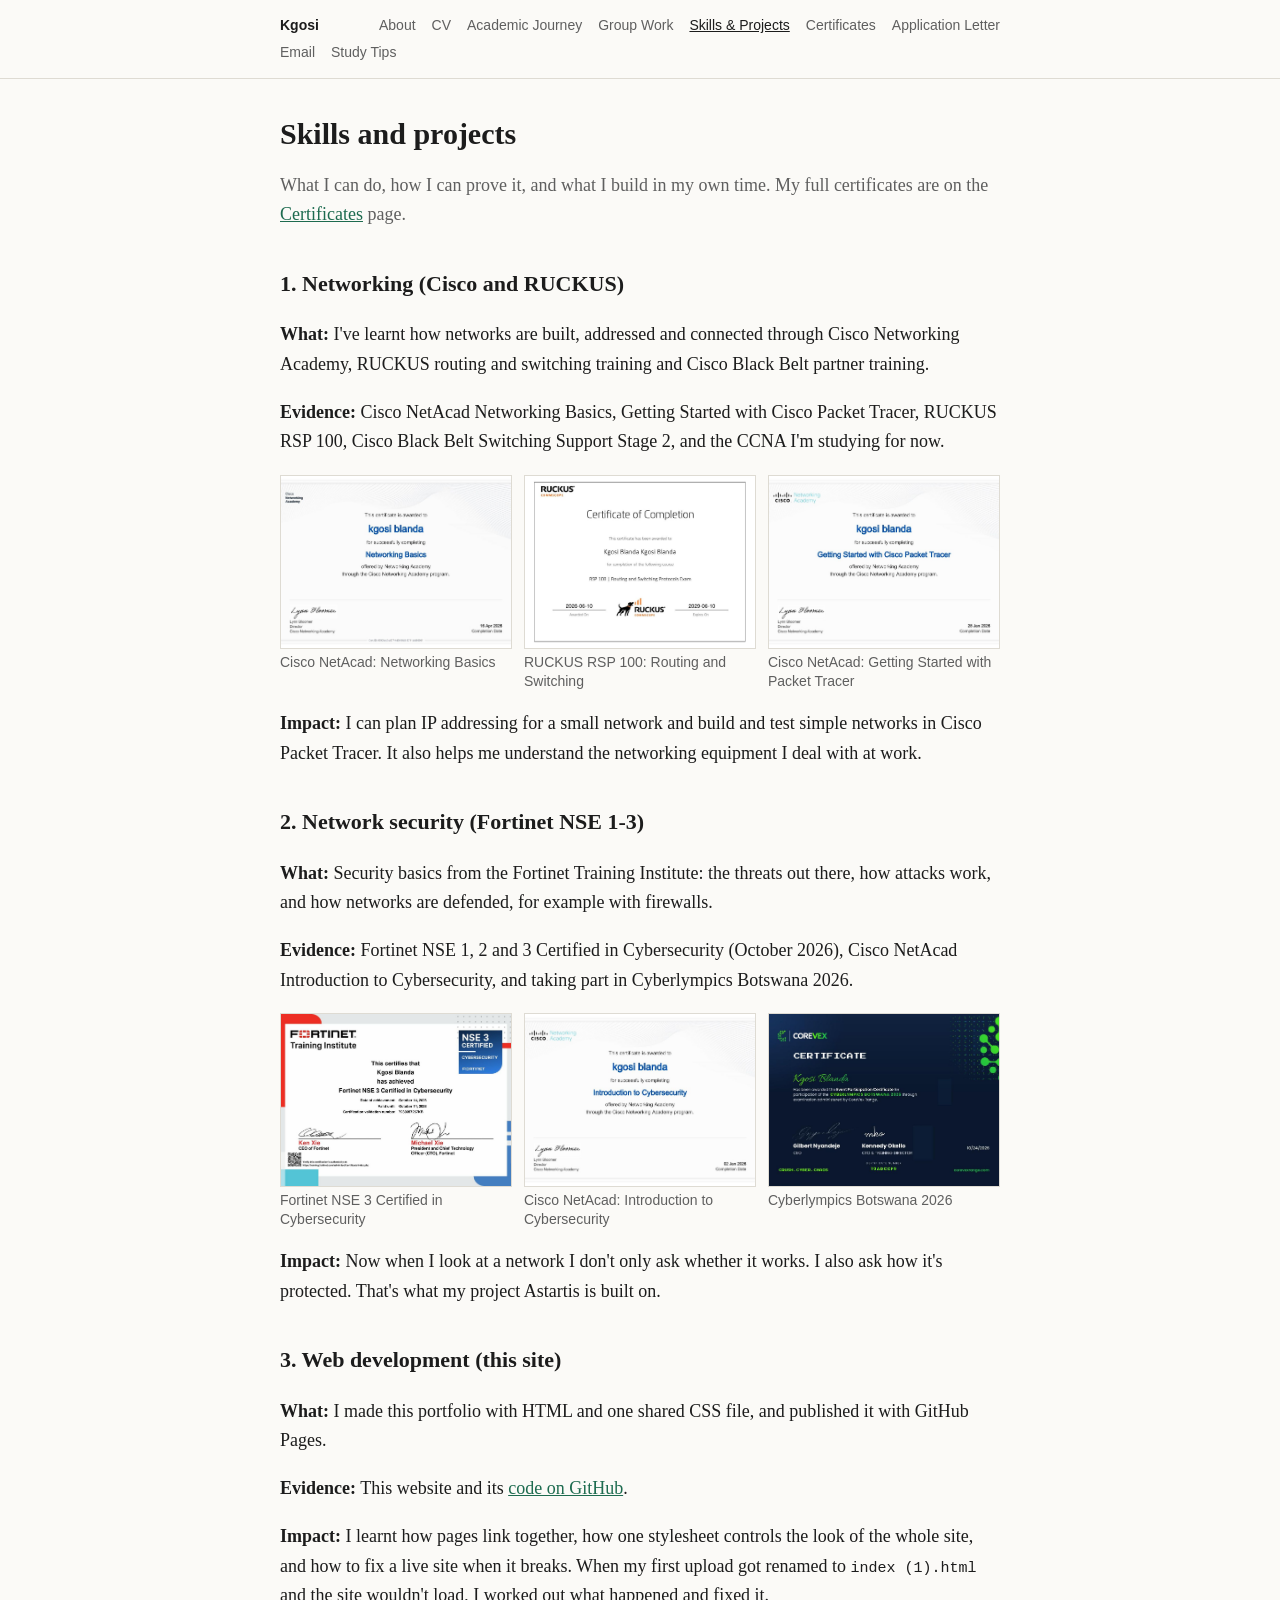
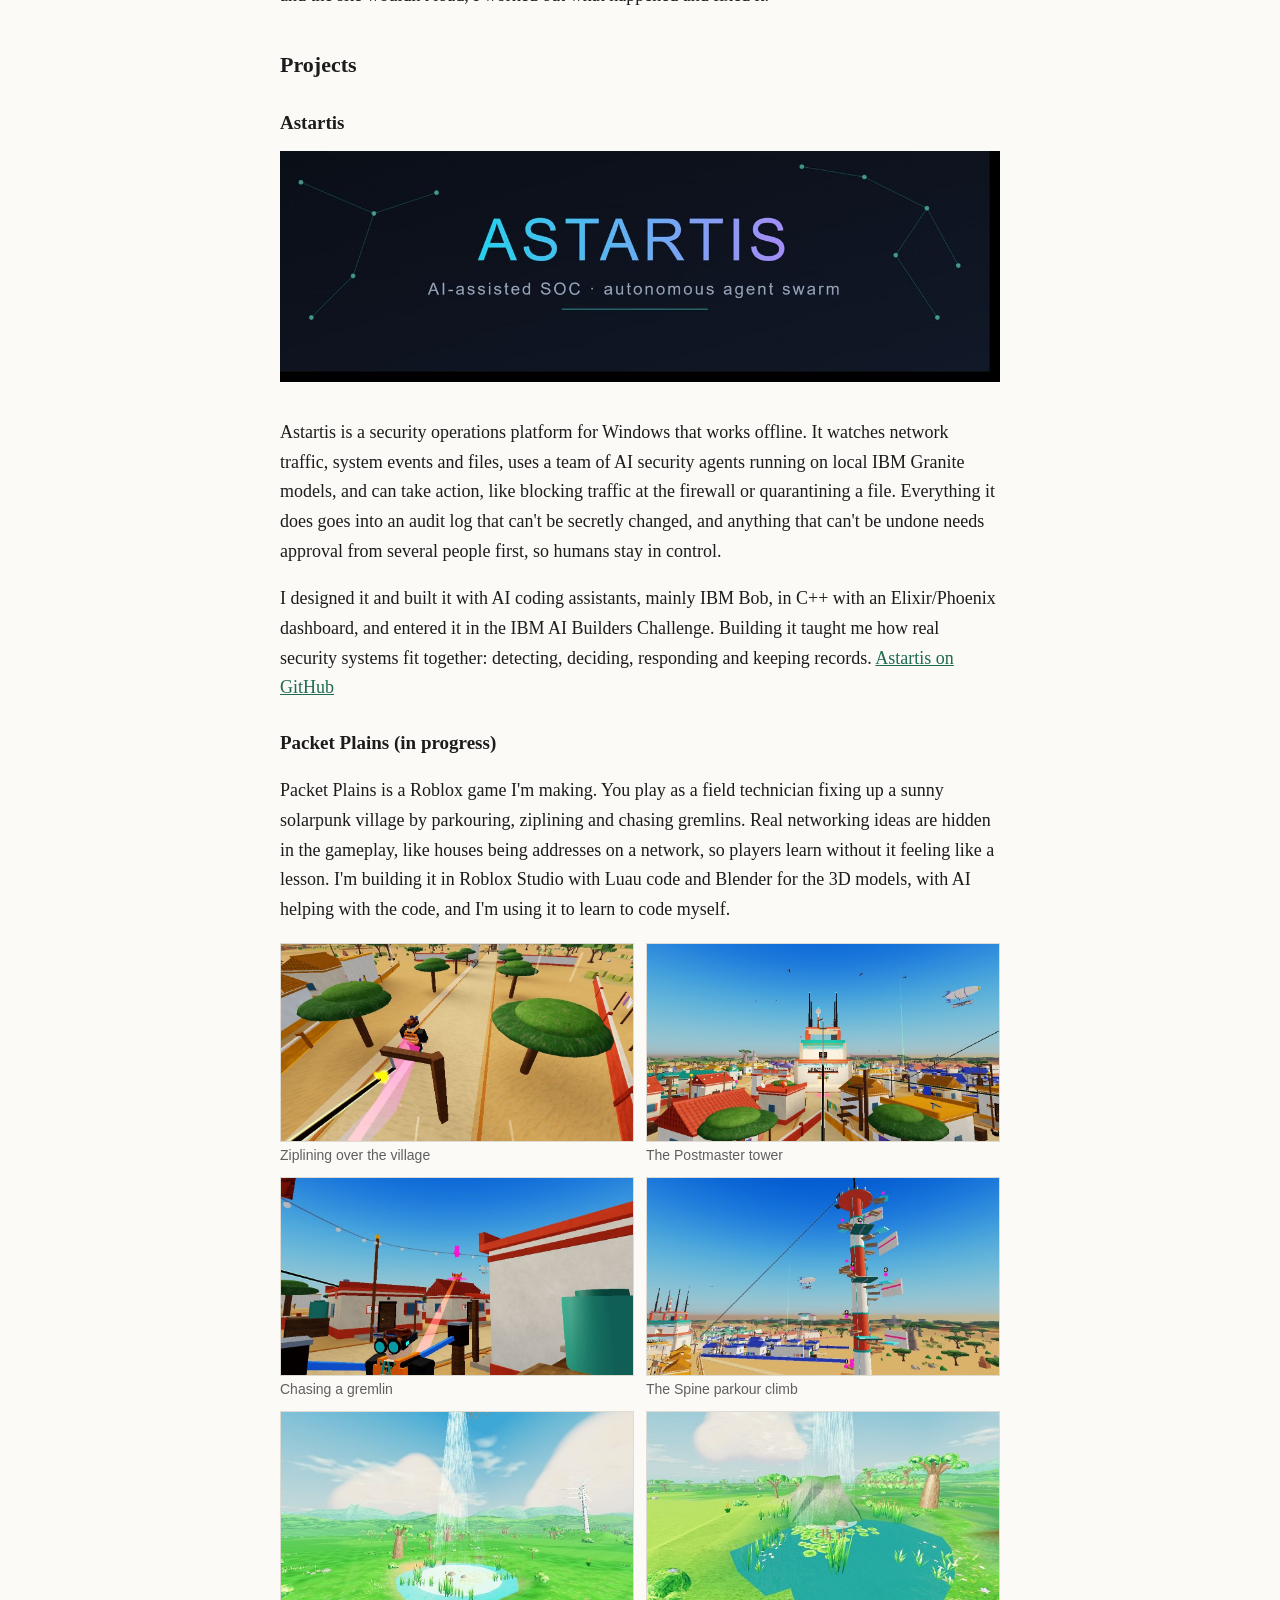
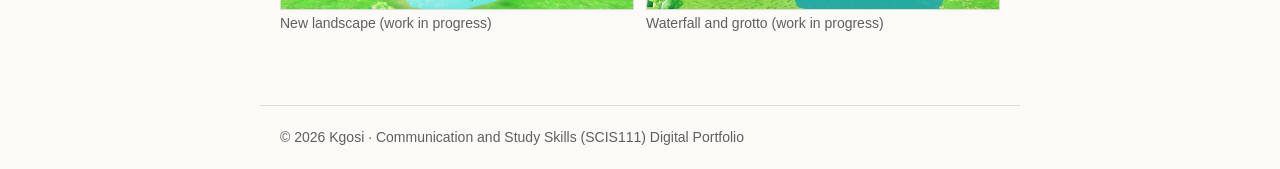
<file: skills.html>
<!DOCTYPE html>
<html lang="en">
<head>
<meta charset="UTF-8">
<meta name="viewport" content="width=device-width, initial-scale=1">
<title>Skills and Projects | Kgosi</title>
<link rel="stylesheet" href="style.css">
</head>
<body>
<header><nav>
<a class="brand" href="index.html">Kgosi</a>
<a class="link" href="index.html">About</a>
<a class="link" href="cv.html">CV</a>
<a class="link" href="reflection.html">Academic Journey</a>
<a class="link" href="group-work.html">Group Work</a>
<a class="link active" href="skills.html">Skills &amp; Projects</a>
<a class="link" href="certificates.html">Certificates</a>
<a class="link" href="letter.html">Application Letter</a>
<a class="link" href="email.html">Email</a>
<a class="link" href="study-tips.html">Study Tips</a>
</nav></header>
<main>
<h1>Skills and projects</h1>
<p class="lead">What I can do, how I can prove it, and what I build in my own time. My full certificates are on the <a href="certificates.html">Certificates</a> page.</p>

<h2>1. Networking (Cisco and RUCKUS)</h2>
<p><strong>What:</strong> I've learnt how networks are built, addressed and connected through Cisco Networking Academy, RUCKUS routing and switching training and Cisco Black Belt partner training.</p>
<p><strong>Evidence:</strong> Cisco NetAcad Networking Basics, Getting Started with Cisco Packet Tracer, RUCKUS RSP 100, Cisco Black Belt Switching Support Stage 2, and the CCNA I'm studying for now.</p>
<div class="gallery"><figure><a href="img/certs/netacad-networking-basics.jpg" target="_blank" rel="noopener"><img src="img/certs/netacad-networking-basics.jpg" alt="Cisco NetAcad: Networking Basics" loading="lazy"></a><figcaption>Cisco NetAcad: Networking Basics</figcaption></figure><figure><a href="img/certs/ruckus-rsp100.jpg" target="_blank" rel="noopener"><img src="img/certs/ruckus-rsp100.jpg" alt="RUCKUS RSP 100: Routing and Switching" loading="lazy"></a><figcaption>RUCKUS RSP 100: Routing and Switching</figcaption></figure><figure><a href="img/certs/netacad-packet-tracer.jpg" target="_blank" rel="noopener"><img src="img/certs/netacad-packet-tracer.jpg" alt="Cisco NetAcad: Getting Started with Packet Tracer" loading="lazy"></a><figcaption>Cisco NetAcad: Getting Started with Packet Tracer</figcaption></figure></div>
<p><strong>Impact:</strong> I can plan IP addressing for a small network and build and test simple networks in Cisco Packet Tracer. It also helps me understand the networking equipment I deal with at work.</p>

<h2>2. Network security (Fortinet NSE 1-3)</h2>
<p><strong>What:</strong> Security basics from the Fortinet Training Institute: the threats out there, how attacks work, and how networks are defended, for example with firewalls.</p>
<p><strong>Evidence:</strong> Fortinet NSE 1, 2 and 3 Certified in Cybersecurity (October 2026), Cisco NetAcad Introduction to Cybersecurity, and taking part in Cyberlympics Botswana 2026.</p>
<div class="gallery"><figure><a href="img/certs/fortinet-nse3.jpg" target="_blank" rel="noopener"><img src="img/certs/fortinet-nse3.jpg" alt="Fortinet NSE 3 Certified in Cybersecurity" loading="lazy"></a><figcaption>Fortinet NSE 3 Certified in Cybersecurity</figcaption></figure><figure><a href="img/certs/netacad-intro-cyber.jpg" target="_blank" rel="noopener"><img src="img/certs/netacad-intro-cyber.jpg" alt="Cisco NetAcad: Introduction to Cybersecurity" loading="lazy"></a><figcaption>Cisco NetAcad: Introduction to Cybersecurity</figcaption></figure><figure><a href="img/certs/cyberlympics-2026.jpg" target="_blank" rel="noopener"><img src="img/certs/cyberlympics-2026.jpg" alt="Cyberlympics Botswana 2026" loading="lazy"></a><figcaption>Cyberlympics Botswana 2026</figcaption></figure></div>
<p><strong>Impact:</strong> Now when I look at a network I don't only ask whether it works. I also ask how it's protected. That's what my project Astartis is built on.</p>

<h2>3. Web development (this site)</h2>
<p><strong>What:</strong> I made this portfolio with HTML and one shared CSS file, and published it with GitHub Pages.</p>
<p><strong>Evidence:</strong> This website and its <a href="https://github.com/excelbl42e/excelbl42ze.github.io" target="_blank" rel="noopener">code on GitHub</a>.</p>
<p><strong>Impact:</strong> I learnt how pages link together, how one stylesheet controls the look of the whole site, and how to fix a live site when it breaks. When my first upload got renamed to <code>index (1).html</code> and the site wouldn't load, I worked out what happened and fixed it.</p>

<h2>Projects</h2>
<h3>Astartis</h3>
<img class="banner" src="img/projects/astartis-banner.jpg" alt="Astartis banner">
<p>Astartis is a security operations platform for Windows that works offline. It watches network traffic, system events and files, uses a team of AI security agents running on local IBM Granite models, and can take action, like blocking traffic at the firewall or quarantining a file. Everything it does goes into an audit log that can't be secretly changed, and anything that can't be undone needs approval from several people first, so humans stay in control.</p>
<p>I designed it and built it with AI coding assistants, mainly IBM Bob, in C++ with an Elixir/Phoenix dashboard, and entered it in the IBM AI Builders Challenge. Building it taught me how real security systems fit together: detecting, deciding, responding and keeping records. <a href="https://github.com/Excelbl42e/Astartis" target="_blank" rel="noopener">Astartis on GitHub</a></p>

<h3>Packet Plains (in progress)</h3>
<p>Packet Plains is a Roblox game I'm making. You play as a field technician fixing up a sunny solarpunk village by parkouring, ziplining and chasing gremlins. Real networking ideas are hidden in the gameplay, like houses being addresses on a network, so players learn without it feeling like a lesson. I'm building it in Roblox Studio with Luau code and Blender for the 3D models, with AI helping with the code, and I'm using it to learn to code myself.</p>
<div class="gallery wide"><figure><a href="img/projects/pp-zipline.jpg" target="_blank" rel="noopener"><img src="img/projects/pp-zipline.jpg" alt="Ziplining over the village" loading="lazy"></a><figcaption>Ziplining over the village</figcaption></figure><figure><a href="img/projects/pp-postmaster.jpg" target="_blank" rel="noopener"><img src="img/projects/pp-postmaster.jpg" alt="The Postmaster tower" loading="lazy"></a><figcaption>The Postmaster tower</figcaption></figure><figure><a href="img/projects/pp-gremlin.jpg" target="_blank" rel="noopener"><img src="img/projects/pp-gremlin.jpg" alt="Chasing a gremlin" loading="lazy"></a><figcaption>Chasing a gremlin</figcaption></figure><figure><a href="img/projects/pp-spine.jpg" target="_blank" rel="noopener"><img src="img/projects/pp-spine.jpg" alt="The Spine parkour climb" loading="lazy"></a><figcaption>The Spine parkour climb</figcaption></figure><figure><a href="img/projects/pp-waterfall.jpg" target="_blank" rel="noopener"><img src="img/projects/pp-waterfall.jpg" alt="New landscape (work in progress)" loading="lazy"></a><figcaption>New landscape (work in progress)</figcaption></figure><figure><a href="img/projects/pp-cave.jpg" target="_blank" rel="noopener"><img src="img/projects/pp-cave.jpg" alt="Waterfall and grotto (work in progress)" loading="lazy"></a><figcaption>Waterfall and grotto (work in progress)</figcaption></figure></div>
</main>
<footer>&copy; 2026 Kgosi &middot; Communication and Study Skills (SCIS111) Digital Portfolio</footer>
</body>
</html>
</file>
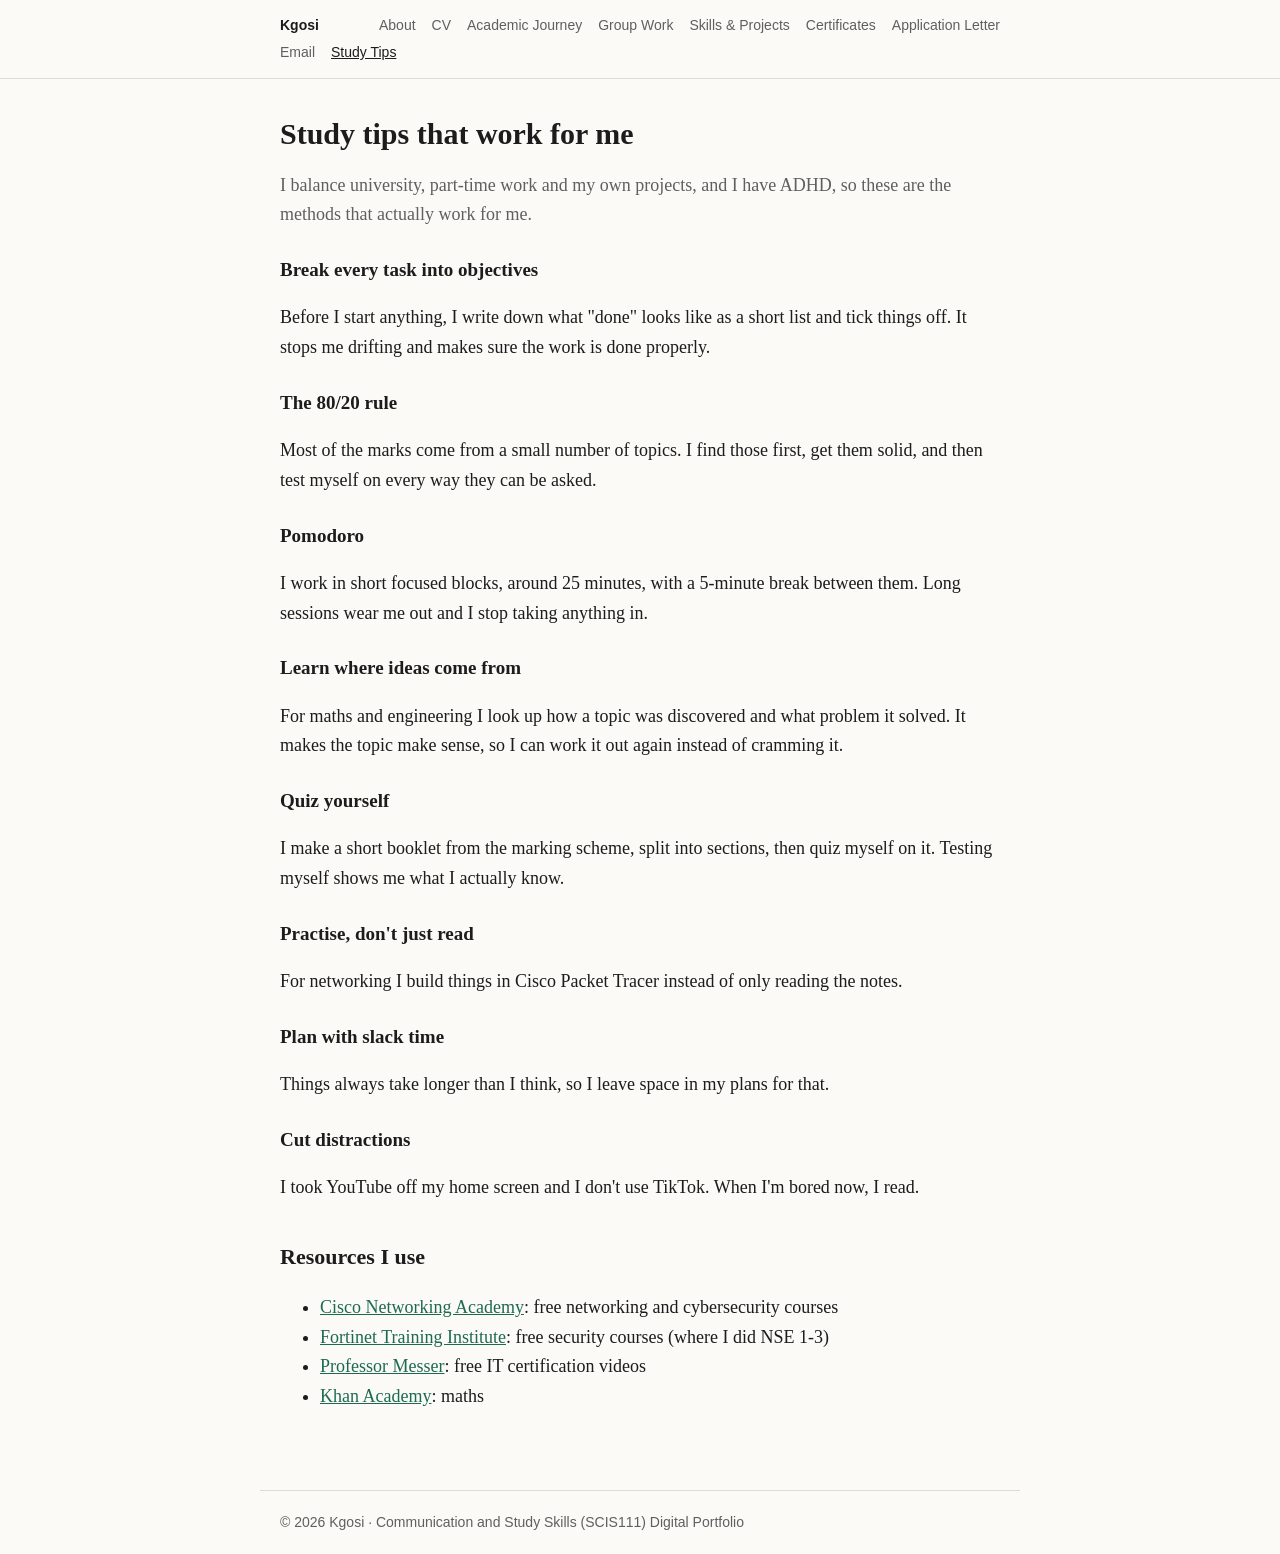
<file: study-tips.html>
<!DOCTYPE html>
<html lang="en">
<head>
<meta charset="UTF-8">
<meta name="viewport" content="width=device-width, initial-scale=1">
<title>Study Tips | Kgosi</title>
<link rel="stylesheet" href="style.css">
</head>
<body>
<header><nav>
<a class="brand" href="index.html">Kgosi</a>
<a class="link" href="index.html">About</a>
<a class="link" href="cv.html">CV</a>
<a class="link" href="reflection.html">Academic Journey</a>
<a class="link" href="group-work.html">Group Work</a>
<a class="link" href="skills.html">Skills &amp; Projects</a>
<a class="link" href="certificates.html">Certificates</a>
<a class="link" href="letter.html">Application Letter</a>
<a class="link" href="email.html">Email</a>
<a class="link active" href="study-tips.html">Study Tips</a>
</nav></header>
<main>
<h1>Study tips that work for me</h1>
<p class="lead">I balance university, part-time work and my own projects, and I have ADHD, so these are the methods that actually work for me.</p>

<h3>Break every task into objectives</h3>
<p>Before I start anything, I write down what "done" looks like as a short list and tick things off. It stops me drifting and makes sure the work is done properly.</p>
<h3>The 80/20 rule</h3>
<p>Most of the marks come from a small number of topics. I find those first, get them solid, and then test myself on every way they can be asked.</p>
<h3>Pomodoro</h3>
<p>I work in short focused blocks, around 25 minutes, with a 5-minute break between them. Long sessions wear me out and I stop taking anything in.</p>
<h3>Learn where ideas come from</h3>
<p>For maths and engineering I look up how a topic was discovered and what problem it solved. It makes the topic make sense, so I can work it out again instead of cramming it.</p>
<h3>Quiz yourself</h3>
<p>I make a short booklet from the marking scheme, split into sections, then quiz myself on it. Testing myself shows me what I actually know.</p>
<h3>Practise, don't just read</h3>
<p>For networking I build things in Cisco Packet Tracer instead of only reading the notes.</p>
<h3>Plan with slack time</h3>
<p>Things always take longer than I think, so I leave space in my plans for that.</p>
<h3>Cut distractions</h3>
<p>I took YouTube off my home screen and I don't use TikTok. When I'm bored now, I read.</p>

<h2>Resources I use</h2>
<ul>
<li><a href="https://www.netacad.com" target="_blank" rel="noopener">Cisco Networking Academy</a>: free networking and cybersecurity courses</li>
<li><a href="https://training.fortinet.com" target="_blank" rel="noopener">Fortinet Training Institute</a>: free security courses (where I did NSE 1-3)</li>
<li><a href="https://www.professormesser.com" target="_blank" rel="noopener">Professor Messer</a>: free IT certification videos</li>
<li><a href="https://www.khanacademy.org" target="_blank" rel="noopener">Khan Academy</a>: maths</li>
</ul>
</main>
<footer>&copy; 2026 Kgosi &middot; Communication and Study Skills (SCIS111) Digital Portfolio</footer>
</body>
</html>
</file>
<file: style.css>
:root{--bg:#fbfaf7;--text:#1c1c1c;--muted:#5f5f5f;--line:#dedbd3;--accent:#1d6b4f}
*{box-sizing:border-box}
body{margin:0;background:var(--bg);color:var(--text);font-family:Georgia,"Times New Roman",serif;font-size:18px;line-height:1.65}
a{color:var(--accent)}
header{border-bottom:1px solid var(--line);background:var(--bg)}
nav{max-width:760px;margin:0 auto;padding:14px 20px;display:flex;flex-wrap:wrap;gap:4px 16px;font-family:Arial,Helvetica,sans-serif;font-size:14px}
nav .brand{font-weight:bold;color:var(--text);text-decoration:none;margin-right:auto}
nav a.link{color:var(--muted);text-decoration:none}
nav a.link:hover{color:var(--text)}
nav a.link.active{color:var(--text);text-decoration:underline}
main{max-width:760px;margin:0 auto;padding:36px 20px 60px}
h1{font-size:30px;line-height:1.25;margin:0 0 6px}
h2{font-size:22px;margin:36px 0 8px}
h3{font-size:19px;margin:24px 0 4px}
.lead{color:var(--muted)}
.meta{color:var(--muted);font-size:15px}
.card{margin:18px 0;padding-bottom:6px;border-bottom:1px solid var(--line)}
.card:last-child{border-bottom:none}
.grid{display:block}
.tag{display:inline}.tag:not(:last-child)::after{content:", "}
.btn{font-family:Arial,Helvetica,sans-serif;font-size:15px}
pre.letter{white-space:pre-wrap;font-family:inherit;margin:0;font-size:17px}
footer{max-width:760px;margin:0 auto;border-top:1px solid var(--line);color:var(--muted);padding:20px;font-size:14px;font-family:Arial,Helvetica,sans-serif}
img{max-width:100%}
.gallery{display:grid;grid-template-columns:repeat(auto-fill,minmax(200px,1fr));gap:12px;margin:12px 0}
.gallery figure{margin:0}
.gallery img{display:block;width:100%;aspect-ratio:4/3;object-fit:cover;border:1px solid var(--line)}
.gallery figcaption{font-size:14px;color:var(--muted);line-height:1.35;margin-top:4px;font-family:Arial,Helvetica,sans-serif}
.gallery.wide{grid-template-columns:repeat(auto-fill,minmax(280px,1fr))}
.gallery.wide img{aspect-ratio:16/9}
.banner{width:100%;margin:8px 0}
code{font-size:15px}
</file>
